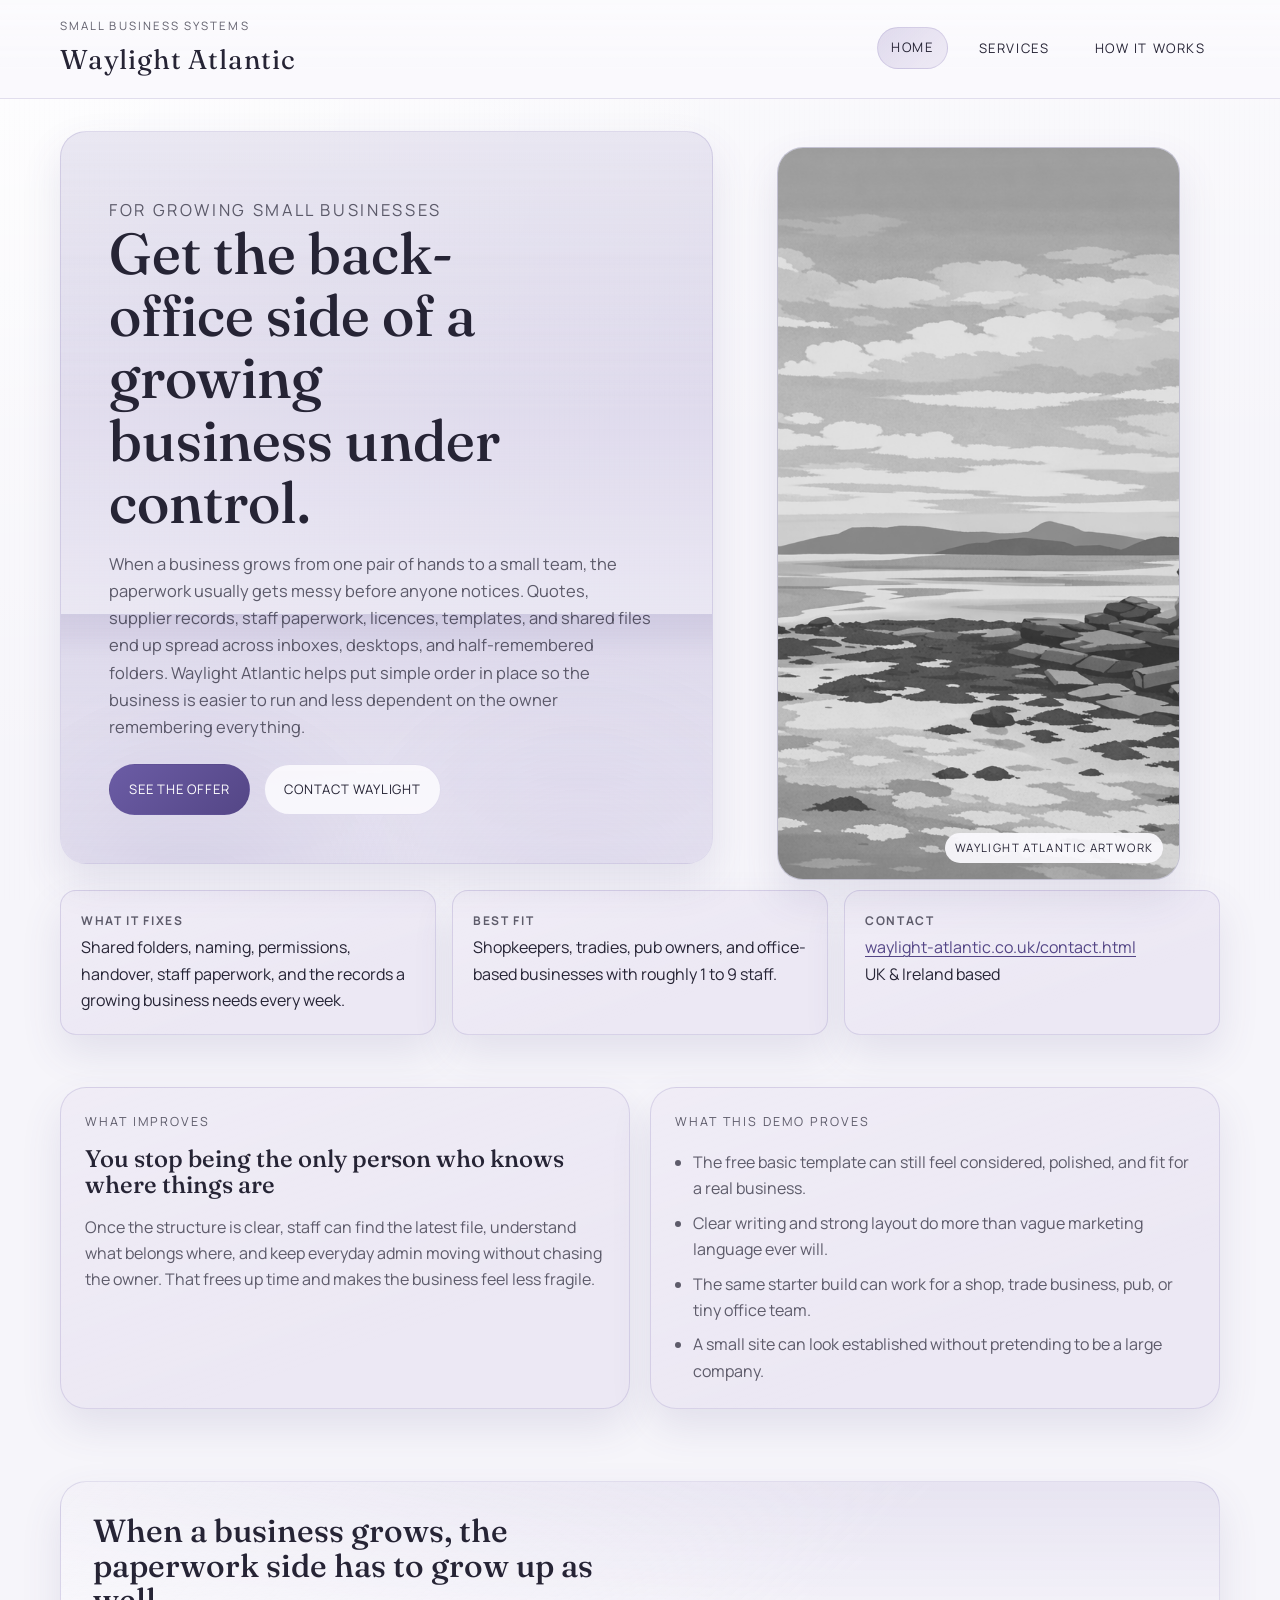
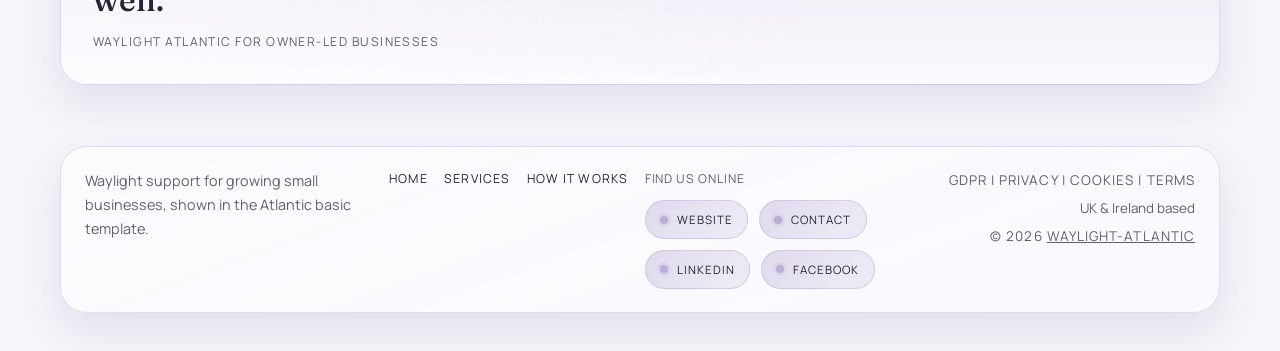
<file: index.html>
<!doctype html>
<html lang="en-GB" data-theme="waylight-lavender-calm" data-font="fraunces-manrope">
<head>
  <meta charset="utf-8">
  <meta name="viewport" content="width=device-width, initial-scale=1">
  <title>Waylight Atlantic | Clearer Systems for Growing Small Businesses</title>
  <meta name="description" content="Waylight Atlantic helps sole traders and small teams put files, permissions, handover, and admin systems in order as the business grows.">
  
  <link rel="preconnect" href="https://fonts.googleapis.com">
  <link rel="preconnect" href="https://fonts.gstatic.com" crossorigin>
  <link rel="stylesheet" href="https://fonts.googleapis.com/css2?family=Fraunces:opsz,wght@9..144,400;9..144,500;9..144,600&amp;family=Manrope:wght@400;500;600&amp;display=swap">
  
  <link rel="stylesheet" href="assets/style.css">
</head>
<body>
  <header class="site-header">
    <div class="site-shell site-header__inner">
      <a class="brand-mark" href="index.html">
        <span class="brand-mark__eyebrow">Small business systems</span>
        <span class="brand-mark__name">Waylight Atlantic</span>
      </a>
      <nav class="site-nav" aria-label="Primary">
        
        <a href="index.html" aria-current="page">Home</a>
        
        <a href="services.html">Services</a>
        
        <a href="approach.html">How It Works</a>
        
      </nav>
    </div>
  </header>

  <main class="site-shell">
    
    <section class="poster-hero">
      <div class="poster-hero__frame">
        <div class="poster-copy">
          
          <p class="eyebrow">For growing small businesses</p>
          
          <h1>Get the back-office side of a growing business under control.</h1>
          
          <p>When a business grows from one pair of hands to a small team, the paperwork usually gets messy before anyone notices. Quotes, supplier records, staff paperwork, licences, templates, and shared files end up spread across inboxes, desktops, and half-remembered folders. Waylight Atlantic helps put simple order in place so the business is easier to run and less dependent on the owner remembering everything.</p>
          
          
          <div class="poster-actions">
            
            <a class="button-link button-link--primary" href="services.html">See the offer</a>
            
            <a class="button-link button-link--secondary" href="https://www.waylight-atlantic.co.uk/contact.html">Contact Waylight</a>
            
          </div>
          
        </div>
        <figure class="poster-media poster-media--colour">
          <img src="assets/images/Dunfannaghy.png" alt="Dunfannaghy coastline artwork duplicated from the Waylight Atlantic site">
          
          <figcaption class="poster-media__caption">Waylight Atlantic artwork</figcaption>
          
        </figure>
      </div>

      
      <div class="info-banner">
        
        <div class="info-banner__item">
          <strong>What it fixes</strong>
          Shared folders, naming, permissions, handover, staff paperwork, and the records a growing business needs every week.
        </div>
        
        <div class="info-banner__item">
          <strong>Best fit</strong>
          Shopkeepers, tradies, pub owners, and office-based businesses with roughly 1 to 9 staff.
        </div>
        
        <div class="info-banner__item">
          <strong>Contact</strong>
          <a class="muted-link" href="https://www.waylight-atlantic.co.uk/contact.html" target="_blank" rel="noreferrer">waylight-atlantic.co.uk/contact.html</a><br>UK &amp; Ireland based
        </div>
        
      </div>
      
    </section>
    

    
    
    
    <section class="page-section">
      
      <div class="section-grid">
        
        <article class="section-card">
          
          <p class="eyebrow">What improves</p>
          
          
          <h2>You stop being the only person who knows where things are</h2>
          
          
          <p>Once the structure is clear, staff can find the latest file, understand what belongs where, and keep everyday admin moving without chasing the owner. That frees up time and makes the business feel less fragile.</p>
          
        </article>
        
        <article class="section-card">
          
          <p class="eyebrow">What this demo proves</p>
          
          
          
          <ul>
            <li>The free basic template can still feel considered, polished, and fit for a real business.</li>
            <li>Clear writing and strong layout do more than vague marketing language ever will.</li>
            <li>The same starter build can work for a shop, trade business, pub, or tiny office team.</li>
            <li>A small site can look established without pretending to be a large company.</li>
          </ul>
          
        </article>
        
      </div>
      
    </section>
    
    
    
    <section class="page-section">
      <div class="quote-band">
        <blockquote>When a business grows, the paperwork side has to grow up as well.</blockquote>
        
        <p>Waylight Atlantic for owner-led businesses</p>
        
      </div>
    </section>
    
    
    
  </main>

  <footer class="site-footer">
    <div class="site-shell site-footer__panel">
      <p class="template-note">Waylight support for growing small businesses, shown in the Atlantic basic template.</p>
      <div class="footer-links">
        
        <a href="index.html">Home</a>
        
        <a href="services.html">Services</a>
        
        <a href="approach.html">How It Works</a>
        
      </div>
      
      <div class="social-panel" aria-label="Optional social media links">
        <p class="social-panel__hint">Find us online</p>
        <div class="social-panel__links">
          
          <a class="social-chip" href="https://www.waylight-atlantic.co.uk/" target="_blank" rel="noreferrer">Website</a>
          
          <a class="social-chip" href="https://www.waylight-atlantic.co.uk/contact.html" target="_blank" rel="noreferrer">Contact</a>
          
          <a class="social-chip" href="https://www.linkedin.com/in/ailean-wp-o-gallchobhair-a3818a332" target="_blank" rel="noreferrer">LinkedIn</a>
          
          <a class="social-chip" href="https://www.facebook.com/groups/httpswaylightatlantic.co.uk" target="_blank" rel="noreferrer">Facebook</a>
          
        </div>
      </div>
      
      <div class="template-legal">
        <p class="template-legal-links"><a href="gdpr.html">GDPR</a> | <a href="privacy.html">Privacy</a> | <a href="cookies.html">Cookies</a> | <a href="terms.html">Terms</a></p>
        <p class="template-legal-location">UK &amp; Ireland based</p>
        <p class="template-legal-copyright">© 2026 <a href="https://www.waylight-atlantic.co.uk/" target="_blank" rel="noopener">Waylight-Atlantic</a></p>
      </div>
    </div>
  </footer>
</body>
</html>
</file>
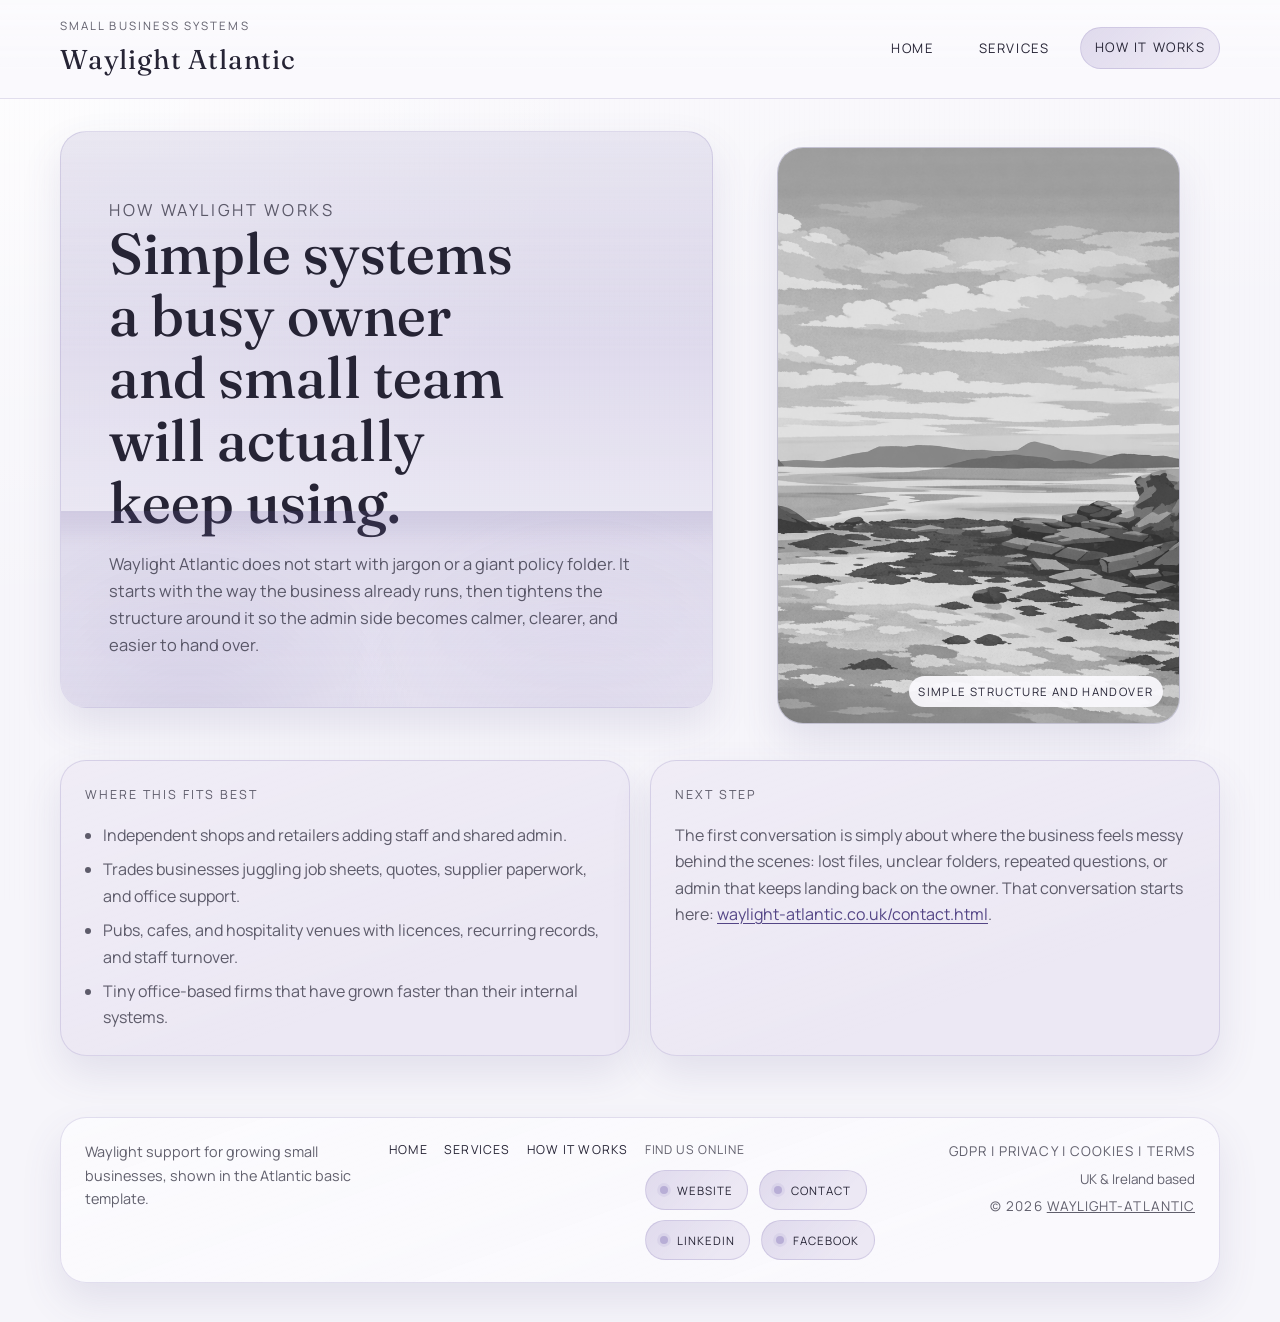
<file: approach.html>
<!doctype html>
<html lang="en-GB" data-theme="waylight-lavender-calm" data-font="fraunces-manrope">
<head>
  <meta charset="utf-8">
  <meta name="viewport" content="width=device-width, initial-scale=1">
  <title>How It Works | Waylight Atlantic</title>
  <meta name="description" content="How Waylight Atlantic helps growing small businesses get organised without adding heavy process.">
  
  <link rel="preconnect" href="https://fonts.googleapis.com">
  <link rel="preconnect" href="https://fonts.gstatic.com" crossorigin>
  <link rel="stylesheet" href="https://fonts.googleapis.com/css2?family=Fraunces:opsz,wght@9..144,400;9..144,500;9..144,600&amp;family=Manrope:wght@400;500;600&amp;display=swap">
  
  <link rel="stylesheet" href="assets/style.css">
</head>
<body>
  <header class="site-header">
    <div class="site-shell site-header__inner">
      <a class="brand-mark" href="index.html">
        <span class="brand-mark__eyebrow">Small business systems</span>
        <span class="brand-mark__name">Waylight Atlantic</span>
      </a>
      <nav class="site-nav" aria-label="Primary">
        
        <a href="index.html">Home</a>
        
        <a href="services.html">Services</a>
        
        <a href="approach.html" aria-current="page">How It Works</a>
        
      </nav>
    </div>
  </header>

  <main class="site-shell">
    
    <section class="poster-hero">
      <div class="poster-hero__frame">
        <div class="poster-copy">
          
          <p class="eyebrow">How Waylight works</p>
          
          <h1>Simple systems a busy owner and small team will actually keep using.</h1>
          
          <p>Waylight Atlantic does not start with jargon or a giant policy folder. It starts with the way the business already runs, then tightens the structure around it so the admin side becomes calmer, clearer, and easier to hand over.</p>
          
          
        </div>
        <figure class="poster-media poster-media--colour">
          <img src="assets/images/Dunfannaghy.png" alt="Coastal artwork used on the Waylight Atlantic method page">
          
          <figcaption class="poster-media__caption">Simple structure and handover</figcaption>
          
        </figure>
      </div>

      
    </section>
    

    
    
    
    <section class="page-section">
      
      <div class="section-grid">
        
        <article class="section-card">
          
          <p class="eyebrow">Where this fits best</p>
          
          
          
          <ul>
            <li>Independent shops and retailers adding staff and shared admin.</li>
            <li>Trades businesses juggling job sheets, quotes, supplier paperwork, and office support.</li>
            <li>Pubs, cafes, and hospitality venues with licences, recurring records, and staff turnover.</li>
            <li>Tiny office-based firms that have grown faster than their internal systems.</li>
          </ul>
          
        </article>
        
        <article class="section-card">
          
          <p class="eyebrow">Next step</p>
          
          
          
          <p>The first conversation is simply about where the business feels messy behind the scenes: lost files, unclear folders, repeated questions, or admin that keeps landing back on the owner. That conversation starts here: <a class="muted-link" href="https://www.waylight-atlantic.co.uk/contact.html" target="_blank" rel="noreferrer">waylight-atlantic.co.uk/contact.html</a>.</p>
          
        </article>
        
      </div>
      
    </section>
    
    
    
  </main>

  <footer class="site-footer">
    <div class="site-shell site-footer__panel">
      <p class="template-note">Waylight support for growing small businesses, shown in the Atlantic basic template.</p>
      <div class="footer-links">
        
        <a href="index.html">Home</a>
        
        <a href="services.html">Services</a>
        
        <a href="approach.html">How It Works</a>
        
      </div>
      
      <div class="social-panel" aria-label="Optional social media links">
        <p class="social-panel__hint">Find us online</p>
        <div class="social-panel__links">
          
          <a class="social-chip" href="https://www.waylight-atlantic.co.uk/" target="_blank" rel="noreferrer">Website</a>
          
          <a class="social-chip" href="https://www.waylight-atlantic.co.uk/contact.html" target="_blank" rel="noreferrer">Contact</a>
          
          <a class="social-chip" href="https://www.linkedin.com/in/ailean-wp-o-gallchobhair-a3818a332" target="_blank" rel="noreferrer">LinkedIn</a>
          
          <a class="social-chip" href="https://www.facebook.com/groups/httpswaylightatlantic.co.uk" target="_blank" rel="noreferrer">Facebook</a>
          
        </div>
      </div>
      
      <div class="template-legal">
        <p class="template-legal-links"><a href="gdpr.html">GDPR</a> | <a href="privacy.html">Privacy</a> | <a href="cookies.html">Cookies</a> | <a href="terms.html">Terms</a></p>
        <p class="template-legal-location">UK &amp; Ireland based</p>
        <p class="template-legal-copyright">© 2026 <a href="https://www.waylight-atlantic.co.uk/" target="_blank" rel="noopener">Waylight-Atlantic</a></p>
      </div>
    </div>
  </footer>
</body>
</html>
</file>
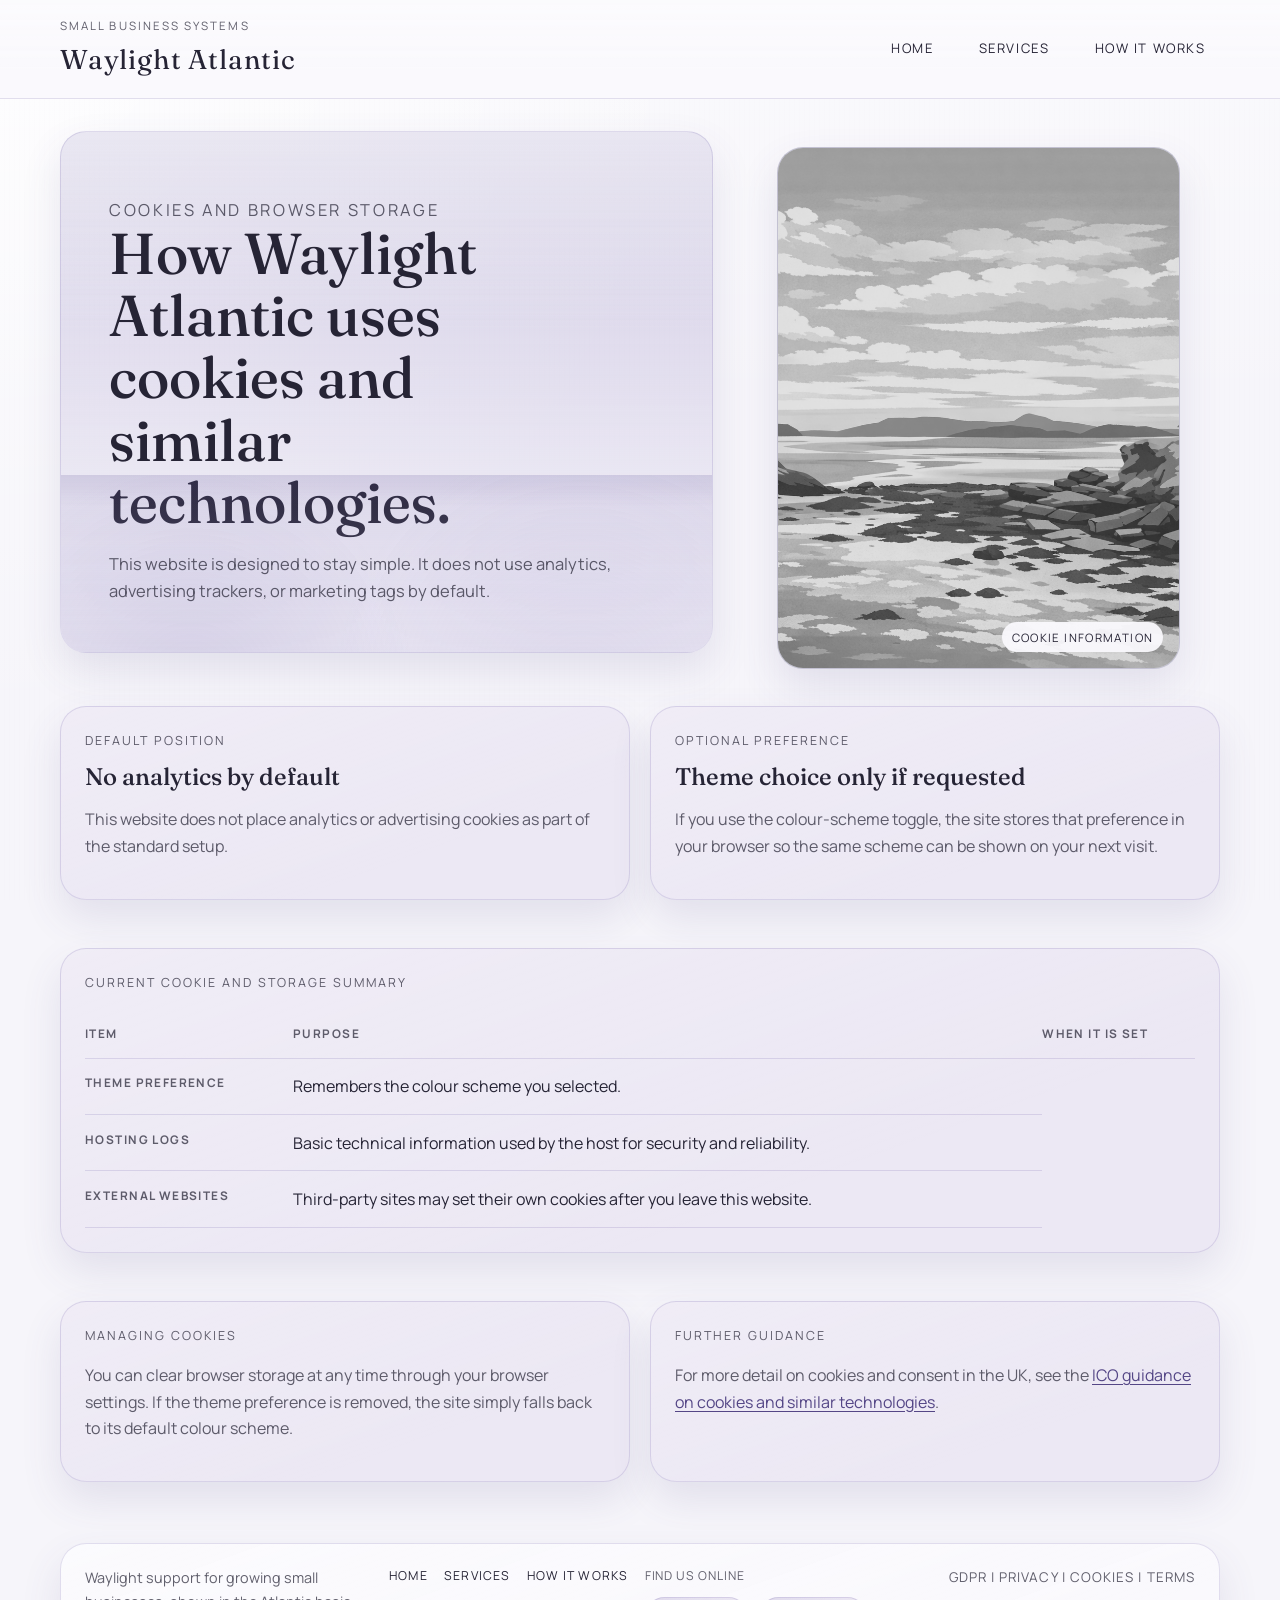
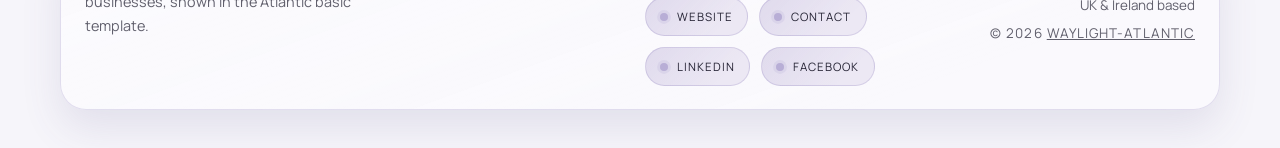
<file: cookies.html>
<!doctype html>
<html lang="en-GB" data-theme="waylight-lavender-calm" data-font="fraunces-manrope">
<head>
  <meta charset="utf-8">
  <meta name="viewport" content="width=device-width, initial-scale=1">
  <title>Cookies | Waylight Atlantic</title>
  <meta name="description" content="Cookies and browser-storage information for Waylight Atlantic.">
  
  <link rel="preconnect" href="https://fonts.googleapis.com">
  <link rel="preconnect" href="https://fonts.gstatic.com" crossorigin>
  <link rel="stylesheet" href="https://fonts.googleapis.com/css2?family=Fraunces:opsz,wght@9..144,400;9..144,500;9..144,600&amp;family=Manrope:wght@400;500;600&amp;display=swap">
  
  <link rel="stylesheet" href="assets/style.css">
</head>
<body>
  <header class="site-header">
    <div class="site-shell site-header__inner">
      <a class="brand-mark" href="index.html">
        <span class="brand-mark__eyebrow">Small business systems</span>
        <span class="brand-mark__name">Waylight Atlantic</span>
      </a>
      <nav class="site-nav" aria-label="Primary">
        
        <a href="index.html">Home</a>
        
        <a href="services.html">Services</a>
        
        <a href="approach.html">How It Works</a>
        
      </nav>
    </div>
  </header>

  <main class="site-shell">
    
    <section class="poster-hero">
      <div class="poster-hero__frame">
        <div class="poster-copy">
          
          <p class="eyebrow">Cookies and browser storage</p>
          
          <h1>How Waylight Atlantic uses cookies and similar technologies.</h1>
          
          <p>This website is designed to stay simple. It does not use analytics, advertising trackers, or marketing tags by default.</p>
          
          
        </div>
        <figure class="poster-media poster-media--colour">
          <img src="assets/images/Dunfannaghy.png" alt="Dunfannaghy coastline artwork">
          
          <figcaption class="poster-media__caption">Cookie information</figcaption>
          
        </figure>
      </div>

      
    </section>
    

    
    
    
    <section class="page-section">
      
      <div class="section-grid">
        
        <article class="section-card">
          
          <p class="eyebrow">Default position</p>
          
          
          <h2>No analytics by default</h2>
          
          
          <p>This website does not place analytics or advertising cookies as part of the standard setup.</p>
          
        </article>
        
        <article class="section-card">
          
          <p class="eyebrow">Optional preference</p>
          
          
          <h2>Theme choice only if requested</h2>
          
          
          <p>If you use the colour-scheme toggle, the site stores that preference in your browser so the same scheme can be shown on your next visit.</p>
          
        </article>
        
      </div>
      
    </section>
    
    
    
    <section class="page-section">
      
      <article class="section-card">
        
        <p class="eyebrow">Current cookie and storage summary</p>
        
        
        <table class="poster-table">
          
          <thead>
            <tr>
              
              <th scope="col">Item</th>
              
              <th scope="col">Purpose</th>
              
              <th scope="col">When it is set</th>
              
            </tr>
          </thead>
          
          <tbody>
            
            <tr>
              <th scope="row">Theme preference</th>
              <td>Remembers the colour scheme you selected.</td>
            </tr>
            
            <tr>
              <th scope="row">Hosting logs</th>
              <td>Basic technical information used by the host for security and reliability.</td>
            </tr>
            
            <tr>
              <th scope="row">External websites</th>
              <td>Third-party sites may set their own cookies after you leave this website.</td>
            </tr>
            
          </tbody>
        </table>
      </article>
      
    </section>
    
    
    
    <section class="page-section">
      
      <div class="section-grid">
        
        <article class="section-card">
          
          <p class="eyebrow">Managing cookies</p>
          
          
          
          <p>You can clear browser storage at any time through your browser settings. If the theme preference is removed, the site simply falls back to its default colour scheme.</p>
          
        </article>
        
        <article class="section-card">
          
          <p class="eyebrow">Further guidance</p>
          
          
          
          <p>For more detail on cookies and consent in the UK, see the <a class="muted-link" href="https://ico.org.uk/for-organisations/direct-marketing-and-privacy-and-electronic-communications/guide-to-pecr/cookies-and-similar-technologies/" target="_blank" rel="noreferrer">ICO guidance on cookies and similar technologies</a>.</p>
          
        </article>
        
      </div>
      
    </section>
    
    
    
  </main>

  <footer class="site-footer">
    <div class="site-shell site-footer__panel">
      <p class="template-note">Waylight support for growing small businesses, shown in the Atlantic basic template.</p>
      <div class="footer-links">
        
        <a href="index.html">Home</a>
        
        <a href="services.html">Services</a>
        
        <a href="approach.html">How It Works</a>
        
      </div>
      
      <div class="social-panel" aria-label="Optional social media links">
        <p class="social-panel__hint">Find us online</p>
        <div class="social-panel__links">
          
          <a class="social-chip" href="https://www.waylight-atlantic.co.uk/" target="_blank" rel="noreferrer">Website</a>
          
          <a class="social-chip" href="https://www.waylight-atlantic.co.uk/contact.html" target="_blank" rel="noreferrer">Contact</a>
          
          <a class="social-chip" href="https://www.linkedin.com/in/ailean-wp-o-gallchobhair-a3818a332" target="_blank" rel="noreferrer">LinkedIn</a>
          
          <a class="social-chip" href="https://www.facebook.com/groups/httpswaylightatlantic.co.uk" target="_blank" rel="noreferrer">Facebook</a>
          
        </div>
      </div>
      
      <div class="template-legal">
        <p class="template-legal-links"><a href="gdpr.html">GDPR</a> | <a href="privacy.html">Privacy</a> | <a href="cookies.html">Cookies</a> | <a href="terms.html">Terms</a></p>
        <p class="template-legal-location">UK &amp; Ireland based</p>
        <p class="template-legal-copyright">© 2026 <a href="https://www.waylight-atlantic.co.uk/" target="_blank" rel="noopener">Waylight-Atlantic</a></p>
      </div>
    </div>
  </footer>
</body>
</html>
</file>
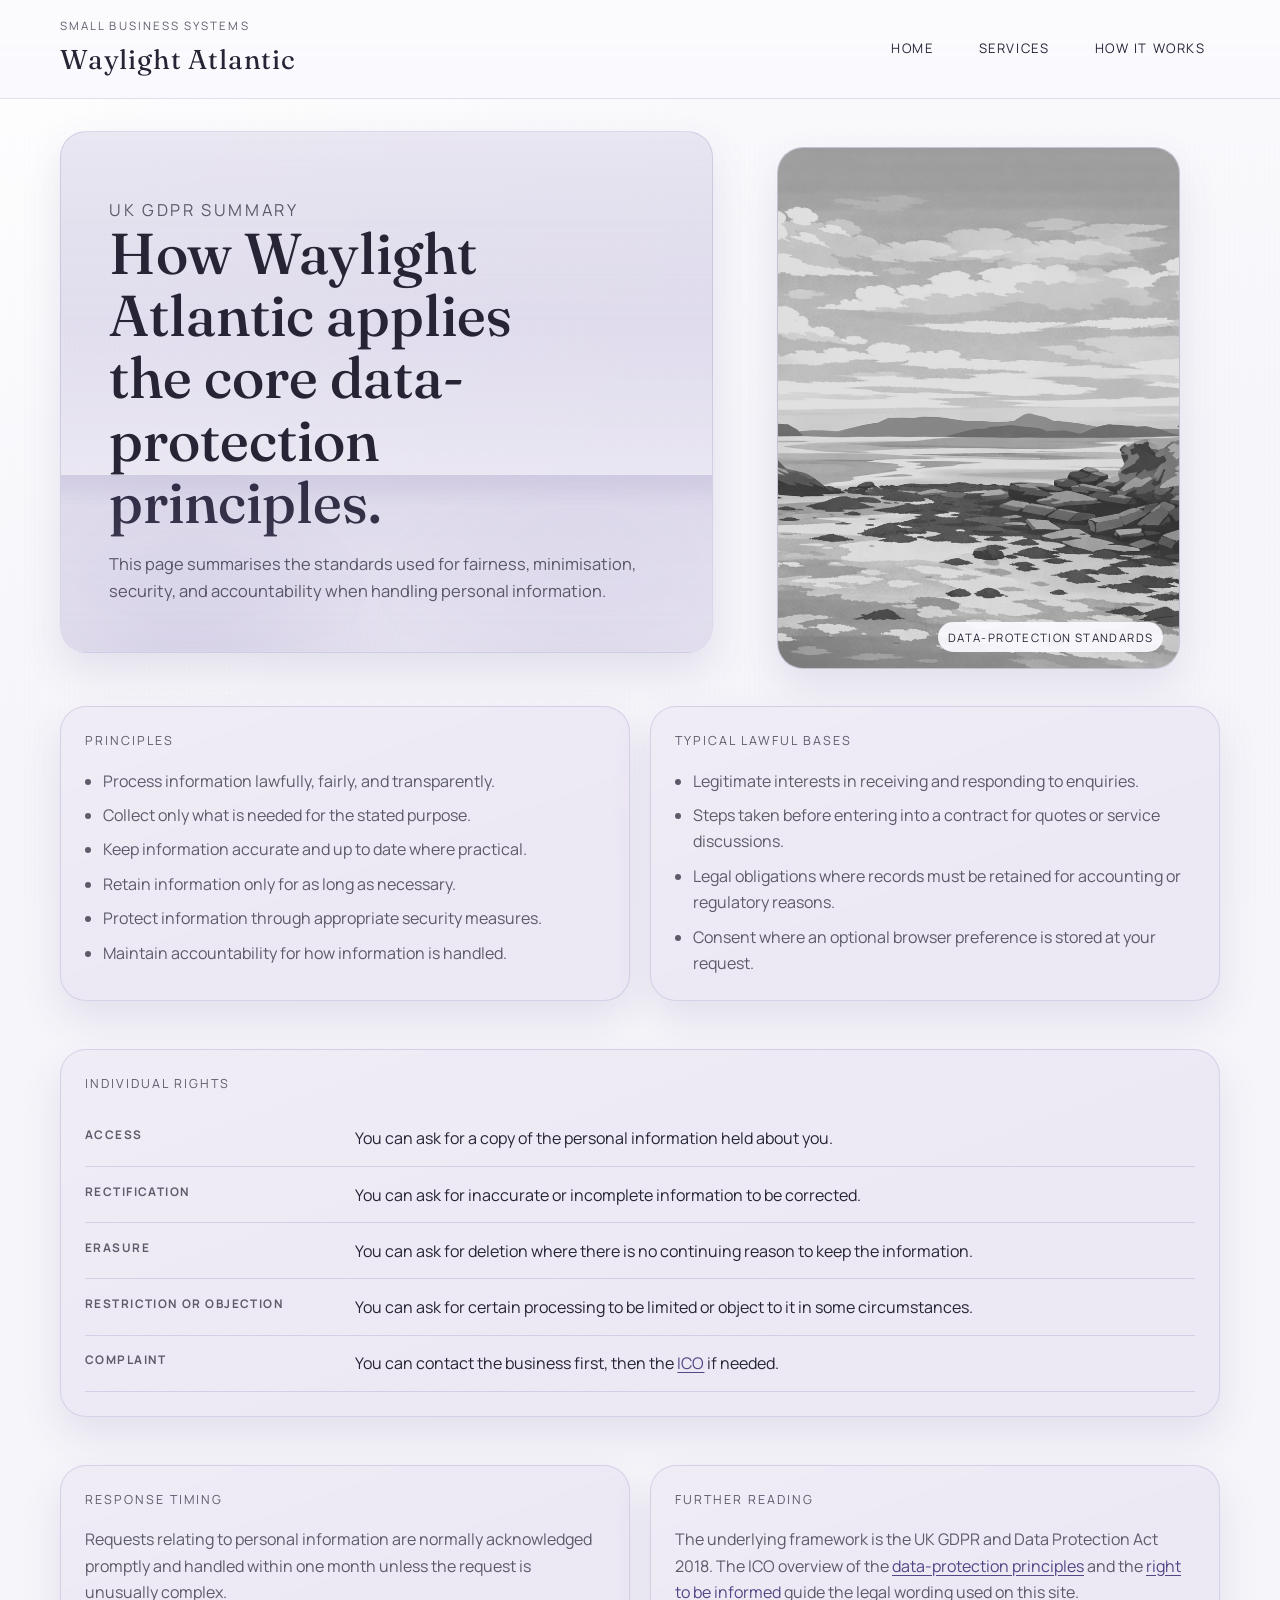
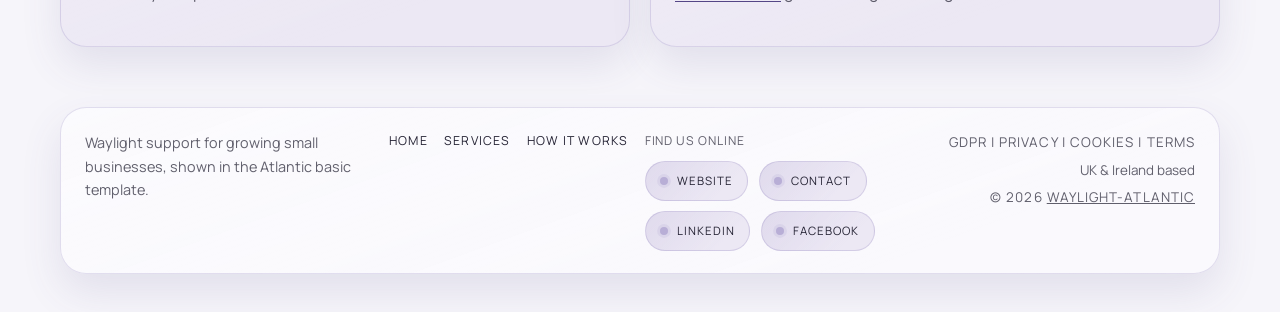
<file: gdpr.html>
<!doctype html>
<html lang="en-GB" data-theme="waylight-lavender-calm" data-font="fraunces-manrope">
<head>
  <meta charset="utf-8">
  <meta name="viewport" content="width=device-width, initial-scale=1">
  <title>GDPR | Waylight Atlantic</title>
  <meta name="description" content="UK GDPR summary for Waylight Atlantic.">
  
  <link rel="preconnect" href="https://fonts.googleapis.com">
  <link rel="preconnect" href="https://fonts.gstatic.com" crossorigin>
  <link rel="stylesheet" href="https://fonts.googleapis.com/css2?family=Fraunces:opsz,wght@9..144,400;9..144,500;9..144,600&amp;family=Manrope:wght@400;500;600&amp;display=swap">
  
  <link rel="stylesheet" href="assets/style.css">
</head>
<body>
  <header class="site-header">
    <div class="site-shell site-header__inner">
      <a class="brand-mark" href="index.html">
        <span class="brand-mark__eyebrow">Small business systems</span>
        <span class="brand-mark__name">Waylight Atlantic</span>
      </a>
      <nav class="site-nav" aria-label="Primary">
        
        <a href="index.html">Home</a>
        
        <a href="services.html">Services</a>
        
        <a href="approach.html">How It Works</a>
        
      </nav>
    </div>
  </header>

  <main class="site-shell">
    
    <section class="poster-hero">
      <div class="poster-hero__frame">
        <div class="poster-copy">
          
          <p class="eyebrow">UK GDPR summary</p>
          
          <h1>How Waylight Atlantic applies the core data-protection principles.</h1>
          
          <p>This page summarises the standards used for fairness, minimisation, security, and accountability when handling personal information.</p>
          
          
        </div>
        <figure class="poster-media poster-media--colour">
          <img src="assets/images/Dunfannaghy.png" alt="Dunfannaghy coastline artwork">
          
          <figcaption class="poster-media__caption">Data-protection standards</figcaption>
          
        </figure>
      </div>

      
    </section>
    

    
    
    
    <section class="page-section">
      
      <div class="section-grid">
        
        <article class="section-card">
          
          <p class="eyebrow">Principles</p>
          
          
          
          <ul>
            <li>Process information lawfully, fairly, and transparently.</li>
            <li>Collect only what is needed for the stated purpose.</li>
            <li>Keep information accurate and up to date where practical.</li>
            <li>Retain information only for as long as necessary.</li>
            <li>Protect information through appropriate security measures.</li>
            <li>Maintain accountability for how information is handled.</li>
          </ul>
          
        </article>
        
        <article class="section-card">
          
          <p class="eyebrow">Typical lawful bases</p>
          
          
          
          <ul>
            <li>Legitimate interests in receiving and responding to enquiries.</li>
            <li>Steps taken before entering into a contract for quotes or service discussions.</li>
            <li>Legal obligations where records must be retained for accounting or regulatory reasons.</li>
            <li>Consent where an optional browser preference is stored at your request.</li>
          </ul>
          
        </article>
        
      </div>
      
    </section>
    
    
    
    <section class="page-section">
      
      <article class="section-card">
        
        <p class="eyebrow">Individual rights</p>
        
        
        <table class="poster-table">
          
          <tbody>
            
            <tr>
              <th scope="row">Access</th>
              <td>You can ask for a copy of the personal information held about you.</td>
            </tr>
            
            <tr>
              <th scope="row">Rectification</th>
              <td>You can ask for inaccurate or incomplete information to be corrected.</td>
            </tr>
            
            <tr>
              <th scope="row">Erasure</th>
              <td>You can ask for deletion where there is no continuing reason to keep the information.</td>
            </tr>
            
            <tr>
              <th scope="row">Restriction or objection</th>
              <td>You can ask for certain processing to be limited or object to it in some circumstances.</td>
            </tr>
            
            <tr>
              <th scope="row">Complaint</th>
              <td>You can contact the business first, then the <a class="muted-link" href="https://ico.org.uk/make-a-complaint/" target="_blank" rel="noreferrer">ICO</a> if needed.</td>
            </tr>
            
          </tbody>
        </table>
      </article>
      
    </section>
    
    
    
    <section class="page-section">
      
      <div class="section-grid">
        
        <article class="section-card">
          
          <p class="eyebrow">Response timing</p>
          
          
          
          <p>Requests relating to personal information are normally acknowledged promptly and handled within one month unless the request is unusually complex.</p>
          
        </article>
        
        <article class="section-card">
          
          <p class="eyebrow">Further reading</p>
          
          
          
          <p>The underlying framework is the UK GDPR and Data Protection Act 2018. The ICO overview of the <a class="muted-link" href="https://ico.org.uk/for-organisations/uk-gdpr-guidance-and-resources/data-protection-principles/a-guide-to-the-data-protection-principles/" target="_blank" rel="noreferrer">data-protection principles</a> and the <a class="muted-link" href="https://ico.org.uk/for-organisations/uk-gdpr-guidance-and-resources/individual-rights/the-right-to-be-informed/" target="_blank" rel="noreferrer">right to be informed</a> guide the legal wording used on this site.</p>
          
        </article>
        
      </div>
      
    </section>
    
    
    
  </main>

  <footer class="site-footer">
    <div class="site-shell site-footer__panel">
      <p class="template-note">Waylight support for growing small businesses, shown in the Atlantic basic template.</p>
      <div class="footer-links">
        
        <a href="index.html">Home</a>
        
        <a href="services.html">Services</a>
        
        <a href="approach.html">How It Works</a>
        
      </div>
      
      <div class="social-panel" aria-label="Optional social media links">
        <p class="social-panel__hint">Find us online</p>
        <div class="social-panel__links">
          
          <a class="social-chip" href="https://www.waylight-atlantic.co.uk/" target="_blank" rel="noreferrer">Website</a>
          
          <a class="social-chip" href="https://www.waylight-atlantic.co.uk/contact.html" target="_blank" rel="noreferrer">Contact</a>
          
          <a class="social-chip" href="https://www.linkedin.com/in/ailean-wp-o-gallchobhair-a3818a332" target="_blank" rel="noreferrer">LinkedIn</a>
          
          <a class="social-chip" href="https://www.facebook.com/groups/httpswaylightatlantic.co.uk" target="_blank" rel="noreferrer">Facebook</a>
          
        </div>
      </div>
      
      <div class="template-legal">
        <p class="template-legal-links"><a href="gdpr.html">GDPR</a> | <a href="privacy.html">Privacy</a> | <a href="cookies.html">Cookies</a> | <a href="terms.html">Terms</a></p>
        <p class="template-legal-location">UK &amp; Ireland based</p>
        <p class="template-legal-copyright">© 2026 <a href="https://www.waylight-atlantic.co.uk/" target="_blank" rel="noopener">Waylight-Atlantic</a></p>
      </div>
    </div>
  </footer>
</body>
</html>
</file>
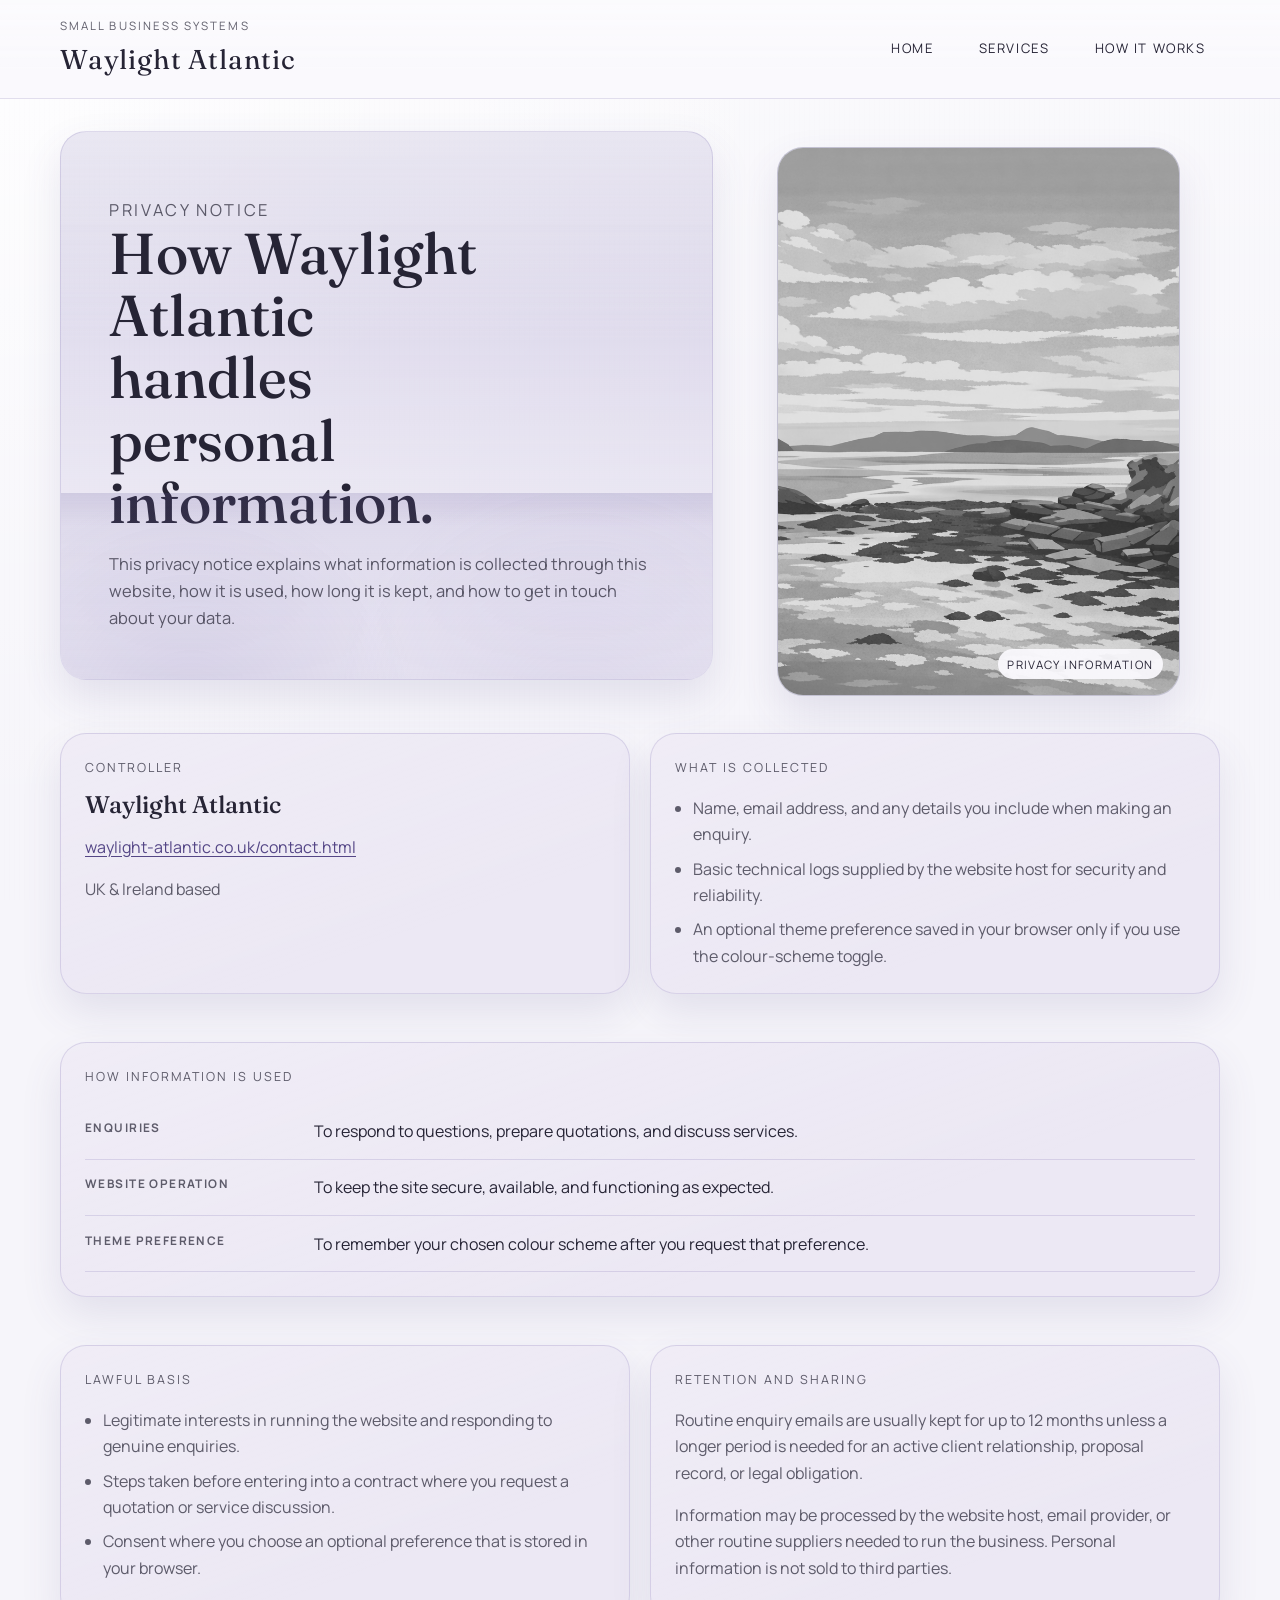
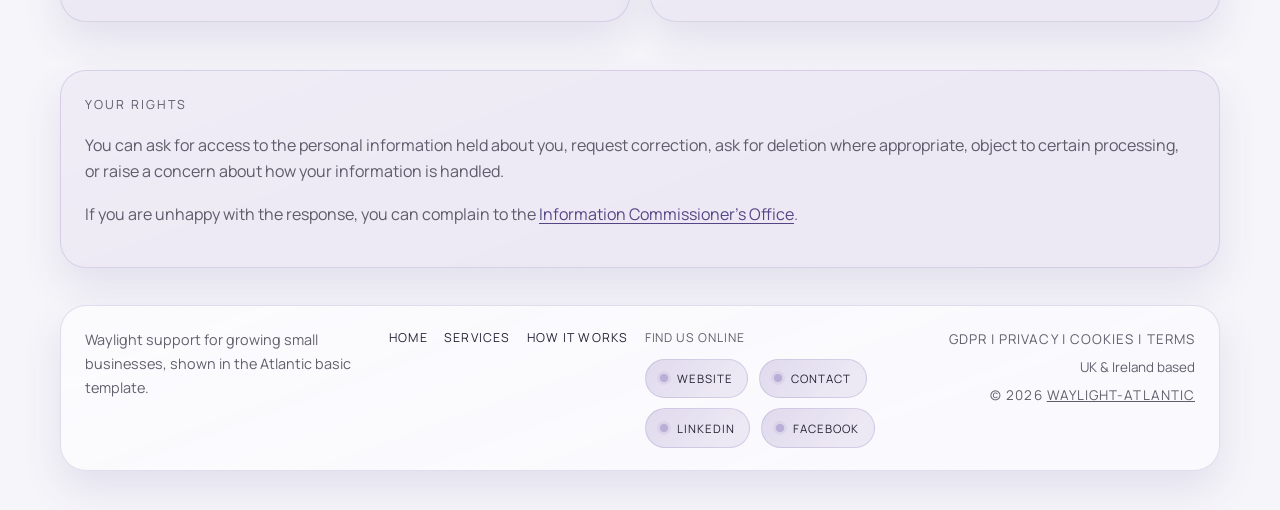
<file: privacy.html>
<!doctype html>
<html lang="en-GB" data-theme="waylight-lavender-calm" data-font="fraunces-manrope">
<head>
  <meta charset="utf-8">
  <meta name="viewport" content="width=device-width, initial-scale=1">
  <title>Privacy | Waylight Atlantic</title>
  <meta name="description" content="Privacy notice for Waylight Atlantic.">
  
  <link rel="preconnect" href="https://fonts.googleapis.com">
  <link rel="preconnect" href="https://fonts.gstatic.com" crossorigin>
  <link rel="stylesheet" href="https://fonts.googleapis.com/css2?family=Fraunces:opsz,wght@9..144,400;9..144,500;9..144,600&amp;family=Manrope:wght@400;500;600&amp;display=swap">
  
  <link rel="stylesheet" href="assets/style.css">
</head>
<body>
  <header class="site-header">
    <div class="site-shell site-header__inner">
      <a class="brand-mark" href="index.html">
        <span class="brand-mark__eyebrow">Small business systems</span>
        <span class="brand-mark__name">Waylight Atlantic</span>
      </a>
      <nav class="site-nav" aria-label="Primary">
        
        <a href="index.html">Home</a>
        
        <a href="services.html">Services</a>
        
        <a href="approach.html">How It Works</a>
        
      </nav>
    </div>
  </header>

  <main class="site-shell">
    
    <section class="poster-hero">
      <div class="poster-hero__frame">
        <div class="poster-copy">
          
          <p class="eyebrow">Privacy notice</p>
          
          <h1>How Waylight Atlantic handles personal information.</h1>
          
          <p>This privacy notice explains what information is collected through this website, how it is used, how long it is kept, and how to get in touch about your data.</p>
          
          
        </div>
        <figure class="poster-media poster-media--colour">
          <img src="assets/images/Dunfannaghy.png" alt="Dunfannaghy coastline artwork">
          
          <figcaption class="poster-media__caption">Privacy information</figcaption>
          
        </figure>
      </div>

      
    </section>
    

    
    
    
    <section class="page-section">
      
      <div class="section-grid">
        
        <article class="section-card">
          
          <p class="eyebrow">Controller</p>
          
          
          <h2>Waylight Atlantic</h2>
          
          
          <p><a class="muted-link" href="https://www.waylight-atlantic.co.uk/contact.html" target="_blank" rel="noreferrer">waylight-atlantic.co.uk/contact.html</a></p>
          <p>UK &amp; Ireland based</p>
          
        </article>
        
        <article class="section-card">
          
          <p class="eyebrow">What is collected</p>
          
          
          
          <ul>
            <li>Name, email address, and any details you include when making an enquiry.</li>
            <li>Basic technical logs supplied by the website host for security and reliability.</li>
            <li>An optional theme preference saved in your browser only if you use the colour-scheme toggle.</li>
          </ul>
          
        </article>
        
      </div>
      
    </section>
    
    
    
    <section class="page-section">
      
      <article class="section-card">
        
        <p class="eyebrow">How information is used</p>
        
        
        <table class="poster-table">
          
          <tbody>
            
            <tr>
              <th scope="row">Enquiries</th>
              <td>To respond to questions, prepare quotations, and discuss services.</td>
            </tr>
            
            <tr>
              <th scope="row">Website operation</th>
              <td>To keep the site secure, available, and functioning as expected.</td>
            </tr>
            
            <tr>
              <th scope="row">Theme preference</th>
              <td>To remember your chosen colour scheme after you request that preference.</td>
            </tr>
            
          </tbody>
        </table>
      </article>
      
    </section>
    
    
    
    <section class="page-section">
      
      <div class="section-grid">
        
        <article class="section-card">
          
          <p class="eyebrow">Lawful basis</p>
          
          
          
          <ul>
            <li>Legitimate interests in running the website and responding to genuine enquiries.</li>
            <li>Steps taken before entering into a contract where you request a quotation or service discussion.</li>
            <li>Consent where you choose an optional preference that is stored in your browser.</li>
          </ul>
          
        </article>
        
        <article class="section-card">
          
          <p class="eyebrow">Retention and sharing</p>
          
          
          
          <p>Routine enquiry emails are usually kept for up to 12 months unless a longer period is needed for an active client relationship, proposal record, or legal obligation.</p>
          <p>Information may be processed by the website host, email provider, or other routine suppliers needed to run the business. Personal information is not sold to third parties.</p>
          
        </article>
        
      </div>
      
    </section>
    
    
    
    <section class="page-section">
      
      <article class="section-card">
        
        <p class="eyebrow">Your rights</p>
        
        
        
        <p>You can ask for access to the personal information held about you, request correction, ask for deletion where appropriate, object to certain processing, or raise a concern about how your information is handled.</p>
        <p>If you are unhappy with the response, you can complain to the <a class="muted-link" href="https://ico.org.uk/make-a-complaint/" target="_blank" rel="noreferrer">Information Commissioner's Office</a>.</p>
        
      </article>
      
    </section>
    
    
    
  </main>

  <footer class="site-footer">
    <div class="site-shell site-footer__panel">
      <p class="template-note">Waylight support for growing small businesses, shown in the Atlantic basic template.</p>
      <div class="footer-links">
        
        <a href="index.html">Home</a>
        
        <a href="services.html">Services</a>
        
        <a href="approach.html">How It Works</a>
        
      </div>
      
      <div class="social-panel" aria-label="Optional social media links">
        <p class="social-panel__hint">Find us online</p>
        <div class="social-panel__links">
          
          <a class="social-chip" href="https://www.waylight-atlantic.co.uk/" target="_blank" rel="noreferrer">Website</a>
          
          <a class="social-chip" href="https://www.waylight-atlantic.co.uk/contact.html" target="_blank" rel="noreferrer">Contact</a>
          
          <a class="social-chip" href="https://www.linkedin.com/in/ailean-wp-o-gallchobhair-a3818a332" target="_blank" rel="noreferrer">LinkedIn</a>
          
          <a class="social-chip" href="https://www.facebook.com/groups/httpswaylightatlantic.co.uk" target="_blank" rel="noreferrer">Facebook</a>
          
        </div>
      </div>
      
      <div class="template-legal">
        <p class="template-legal-links"><a href="gdpr.html">GDPR</a> | <a href="privacy.html">Privacy</a> | <a href="cookies.html">Cookies</a> | <a href="terms.html">Terms</a></p>
        <p class="template-legal-location">UK &amp; Ireland based</p>
        <p class="template-legal-copyright">© 2026 <a href="https://www.waylight-atlantic.co.uk/" target="_blank" rel="noopener">Waylight-Atlantic</a></p>
      </div>
    </div>
  </footer>
</body>
</html>
</file>
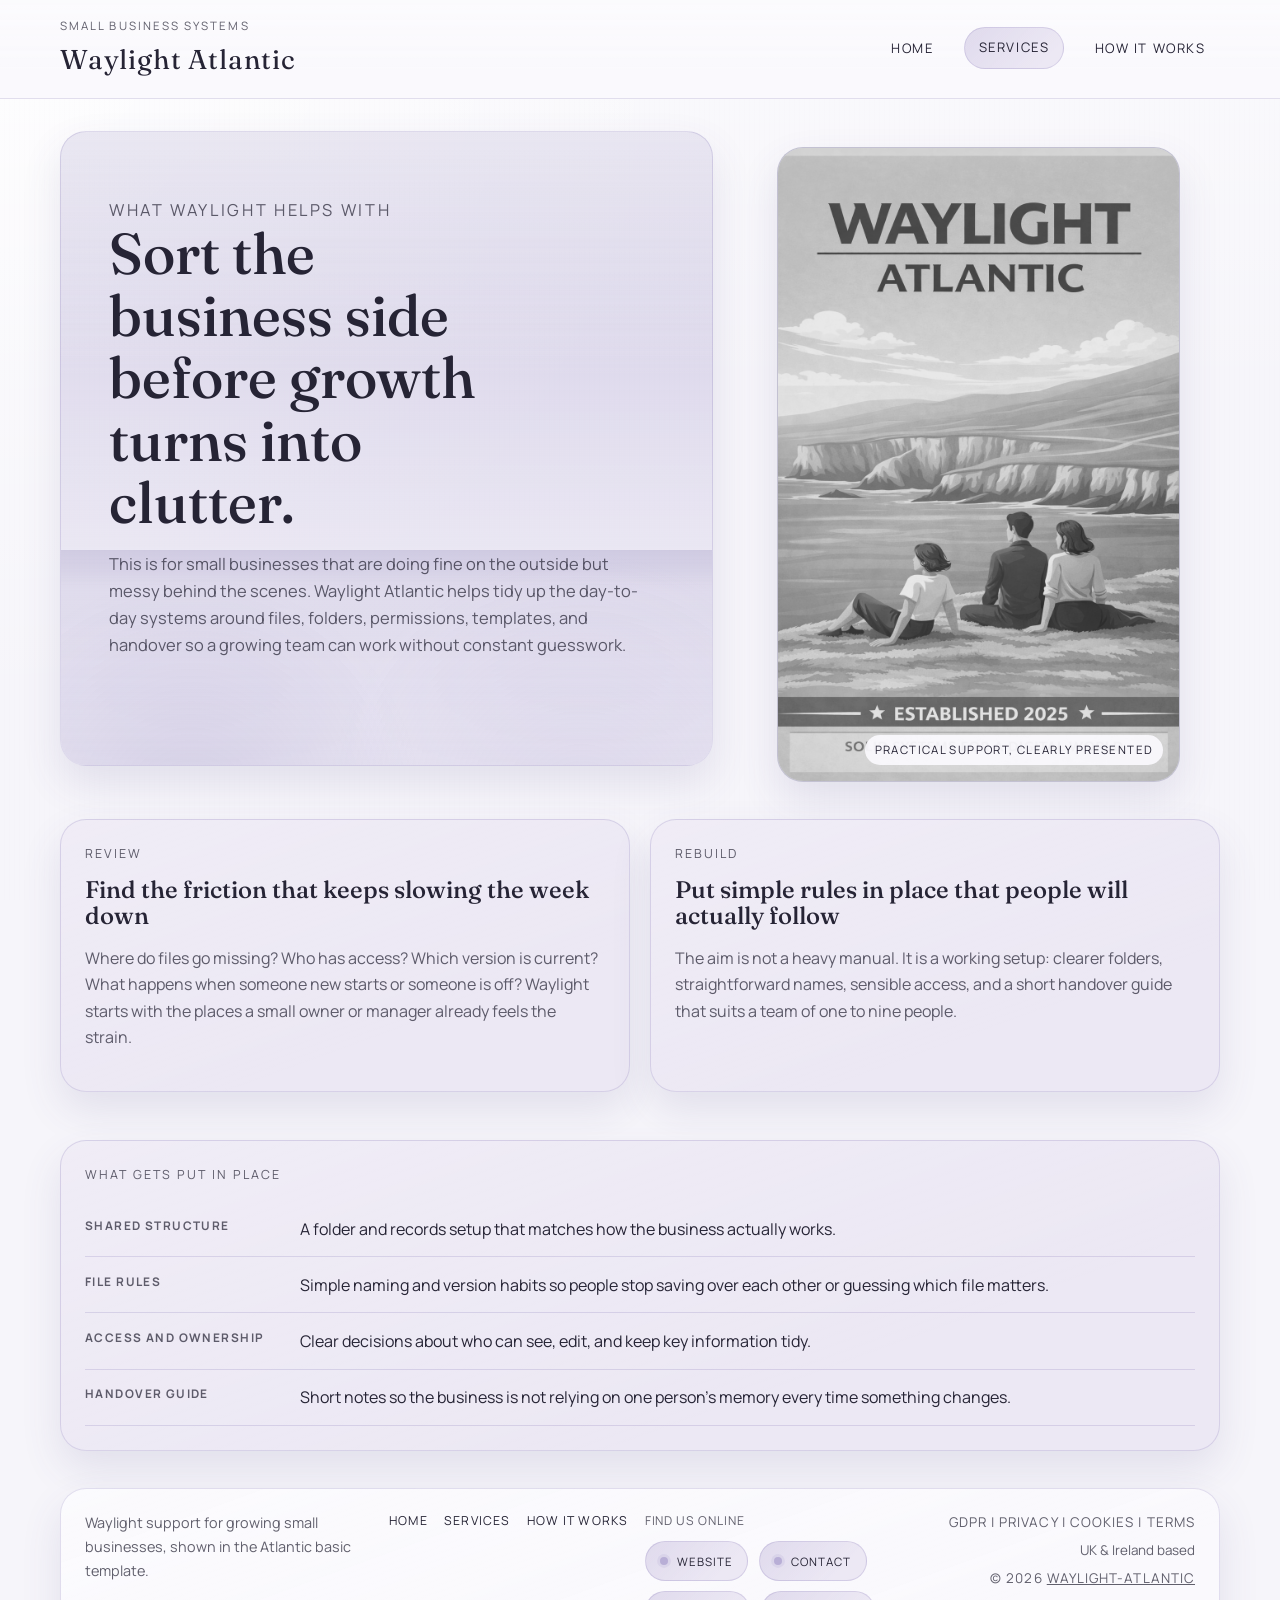
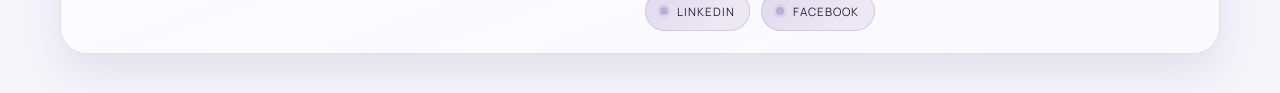
<file: services.html>
<!doctype html>
<html lang="en-GB" data-theme="waylight-lavender-calm" data-font="fraunces-manrope">
<head>
  <meta charset="utf-8">
  <meta name="viewport" content="width=device-width, initial-scale=1">
  <title>Services | Waylight Atlantic</title>
  <meta name="description" content="Practical support for growing small businesses: clearer folders, shared records, permissions, handover, and admin systems.">
  
  <link rel="preconnect" href="https://fonts.googleapis.com">
  <link rel="preconnect" href="https://fonts.gstatic.com" crossorigin>
  <link rel="stylesheet" href="https://fonts.googleapis.com/css2?family=Fraunces:opsz,wght@9..144,400;9..144,500;9..144,600&amp;family=Manrope:wght@400;500;600&amp;display=swap">
  
  <link rel="stylesheet" href="assets/style.css">
</head>
<body>
  <header class="site-header">
    <div class="site-shell site-header__inner">
      <a class="brand-mark" href="index.html">
        <span class="brand-mark__eyebrow">Small business systems</span>
        <span class="brand-mark__name">Waylight Atlantic</span>
      </a>
      <nav class="site-nav" aria-label="Primary">
        
        <a href="index.html">Home</a>
        
        <a href="services.html" aria-current="page">Services</a>
        
        <a href="approach.html">How It Works</a>
        
      </nav>
    </div>
  </header>

  <main class="site-shell">
    
    <section class="poster-hero">
      <div class="poster-hero__frame">
        <div class="poster-copy">
          
          <p class="eyebrow">What Waylight helps with</p>
          
          <h1>Sort the business side before growth turns into clutter.</h1>
          
          <p>This is for small businesses that are doing fine on the outside but messy behind the scenes. Waylight Atlantic helps tidy up the day-to-day systems around files, folders, permissions, templates, and handover so a growing team can work without constant guesswork.</p>
          
          
        </div>
        <figure class="poster-media poster-media--colour">
          <img src="assets/images/WaylightSeaside.png" alt="Waylight Atlantic poster artwork">
          
          <figcaption class="poster-media__caption">Practical support, clearly presented</figcaption>
          
        </figure>
      </div>

      
    </section>
    

    
    
    
    <section class="page-section">
      
      <div class="section-grid">
        
        <article class="section-card">
          
          <p class="eyebrow">Review</p>
          
          
          <h2>Find the friction that keeps slowing the week down</h2>
          
          
          <p>Where do files go missing? Who has access? Which version is current? What happens when someone new starts or someone is off? Waylight starts with the places a small owner or manager already feels the strain.</p>
          
        </article>
        
        <article class="section-card">
          
          <p class="eyebrow">Rebuild</p>
          
          
          <h2>Put simple rules in place that people will actually follow</h2>
          
          
          <p>The aim is not a heavy manual. It is a working setup: clearer folders, straightforward names, sensible access, and a short handover guide that suits a team of one to nine people.</p>
          
        </article>
        
      </div>
      
    </section>
    
    
    
    <section class="page-section">
      
      <article class="section-card">
        
        <p class="eyebrow">What gets put in place</p>
        
        
        <table class="poster-table">
          
          <tbody>
            
            <tr>
              <th scope="row">Shared structure</th>
              <td>A folder and records setup that matches how the business actually works.</td>
            </tr>
            
            <tr>
              <th scope="row">File rules</th>
              <td>Simple naming and version habits so people stop saving over each other or guessing which file matters.</td>
            </tr>
            
            <tr>
              <th scope="row">Access and ownership</th>
              <td>Clear decisions about who can see, edit, and keep key information tidy.</td>
            </tr>
            
            <tr>
              <th scope="row">Handover guide</th>
              <td>Short notes so the business is not relying on one person's memory every time something changes.</td>
            </tr>
            
          </tbody>
        </table>
      </article>
      
    </section>
    
    
    
  </main>

  <footer class="site-footer">
    <div class="site-shell site-footer__panel">
      <p class="template-note">Waylight support for growing small businesses, shown in the Atlantic basic template.</p>
      <div class="footer-links">
        
        <a href="index.html">Home</a>
        
        <a href="services.html">Services</a>
        
        <a href="approach.html">How It Works</a>
        
      </div>
      
      <div class="social-panel" aria-label="Optional social media links">
        <p class="social-panel__hint">Find us online</p>
        <div class="social-panel__links">
          
          <a class="social-chip" href="https://www.waylight-atlantic.co.uk/" target="_blank" rel="noreferrer">Website</a>
          
          <a class="social-chip" href="https://www.waylight-atlantic.co.uk/contact.html" target="_blank" rel="noreferrer">Contact</a>
          
          <a class="social-chip" href="https://www.linkedin.com/in/ailean-wp-o-gallchobhair-a3818a332" target="_blank" rel="noreferrer">LinkedIn</a>
          
          <a class="social-chip" href="https://www.facebook.com/groups/httpswaylightatlantic.co.uk" target="_blank" rel="noreferrer">Facebook</a>
          
        </div>
      </div>
      
      <div class="template-legal">
        <p class="template-legal-links"><a href="gdpr.html">GDPR</a> | <a href="privacy.html">Privacy</a> | <a href="cookies.html">Cookies</a> | <a href="terms.html">Terms</a></p>
        <p class="template-legal-location">UK &amp; Ireland based</p>
        <p class="template-legal-copyright">© 2026 <a href="https://www.waylight-atlantic.co.uk/" target="_blank" rel="noopener">Waylight-Atlantic</a></p>
      </div>
    </div>
  </footer>
</body>
</html>
</file>
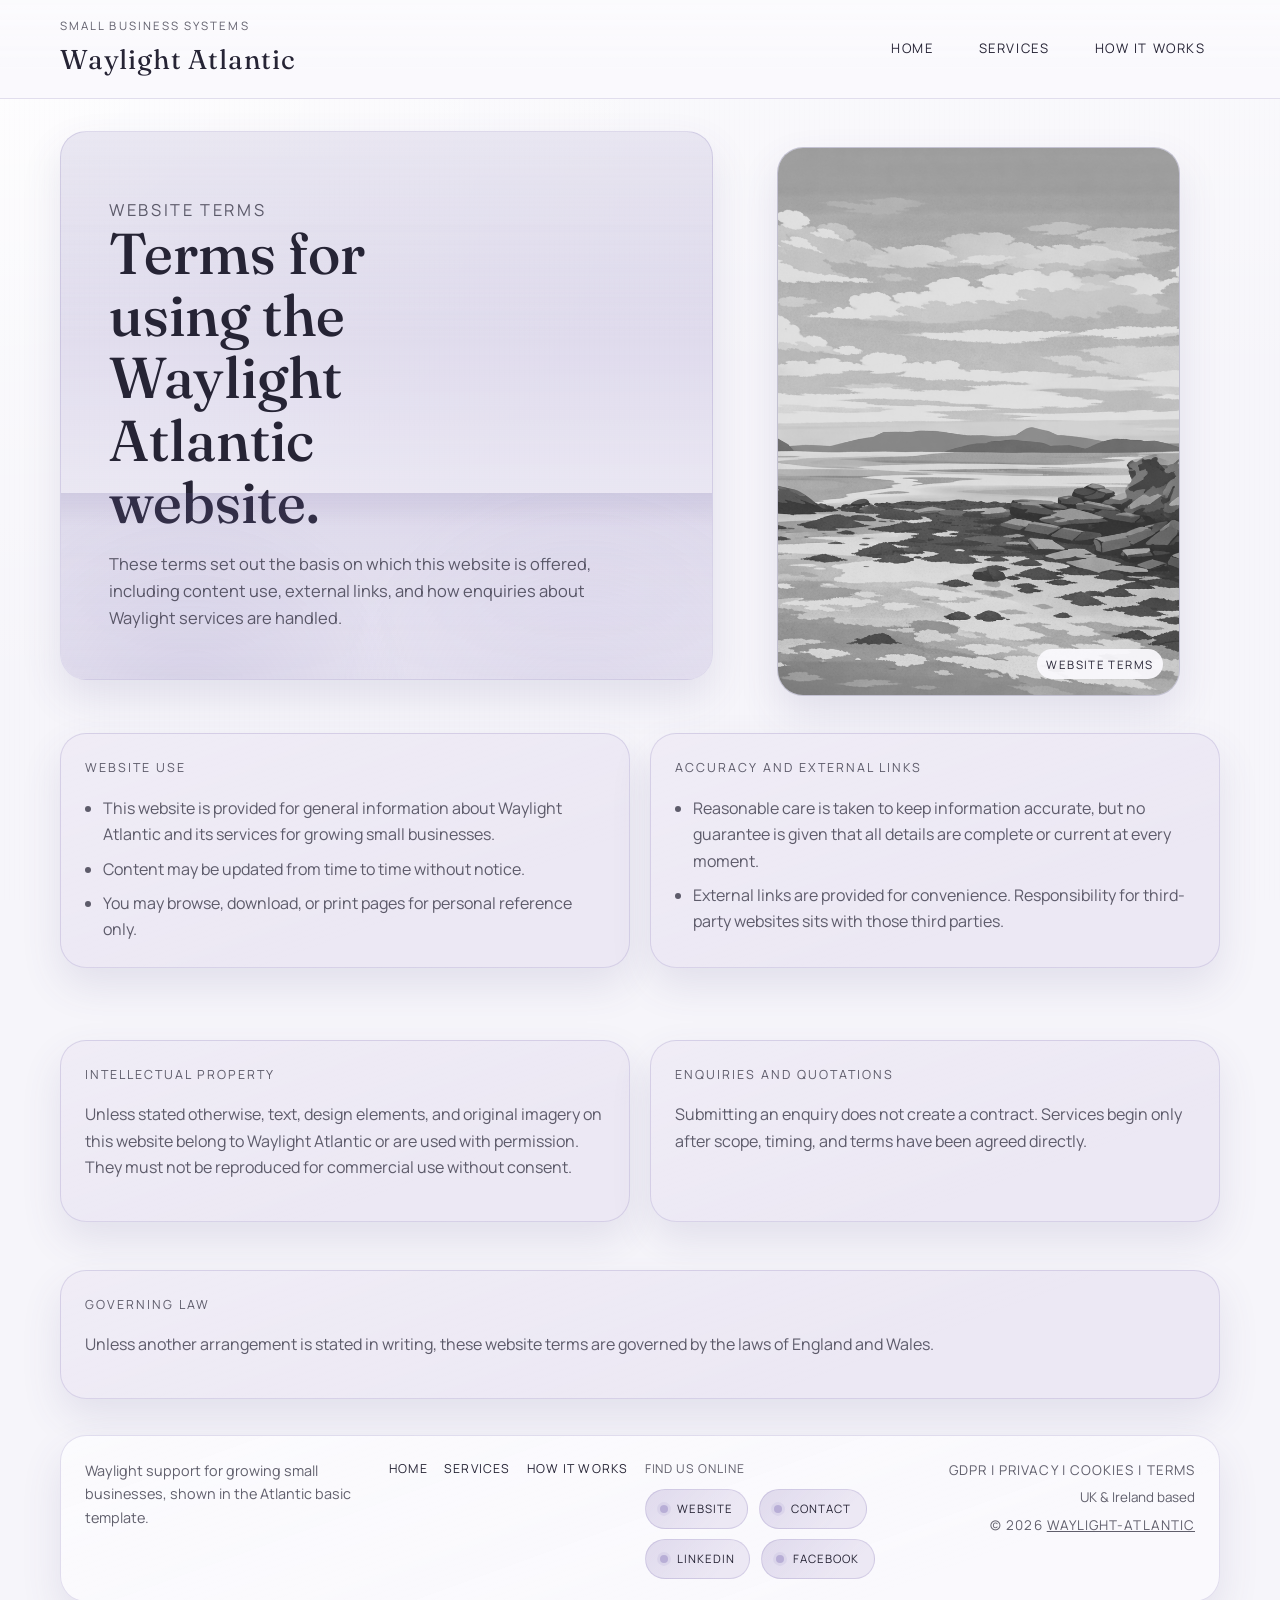
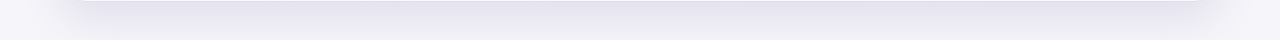
<file: terms.html>
<!doctype html>
<html lang="en-GB" data-theme="waylight-lavender-calm" data-font="fraunces-manrope">
<head>
  <meta charset="utf-8">
  <meta name="viewport" content="width=device-width, initial-scale=1">
  <title>Terms | Waylight Atlantic</title>
  <meta name="description" content="Website terms for Waylight Atlantic.">
  
  <link rel="preconnect" href="https://fonts.googleapis.com">
  <link rel="preconnect" href="https://fonts.gstatic.com" crossorigin>
  <link rel="stylesheet" href="https://fonts.googleapis.com/css2?family=Fraunces:opsz,wght@9..144,400;9..144,500;9..144,600&amp;family=Manrope:wght@400;500;600&amp;display=swap">
  
  <link rel="stylesheet" href="assets/style.css">
</head>
<body>
  <header class="site-header">
    <div class="site-shell site-header__inner">
      <a class="brand-mark" href="index.html">
        <span class="brand-mark__eyebrow">Small business systems</span>
        <span class="brand-mark__name">Waylight Atlantic</span>
      </a>
      <nav class="site-nav" aria-label="Primary">
        
        <a href="index.html">Home</a>
        
        <a href="services.html">Services</a>
        
        <a href="approach.html">How It Works</a>
        
      </nav>
    </div>
  </header>

  <main class="site-shell">
    
    <section class="poster-hero">
      <div class="poster-hero__frame">
        <div class="poster-copy">
          
          <p class="eyebrow">Website terms</p>
          
          <h1>Terms for using the Waylight Atlantic website.</h1>
          
          <p>These terms set out the basis on which this website is offered, including content use, external links, and how enquiries about Waylight services are handled.</p>
          
          
        </div>
        <figure class="poster-media poster-media--colour">
          <img src="assets/images/Dunfannaghy.png" alt="Dunfannaghy coastline artwork">
          
          <figcaption class="poster-media__caption">Website terms</figcaption>
          
        </figure>
      </div>

      
    </section>
    

    
    
    
    <section class="page-section">
      
      <div class="section-grid">
        
        <article class="section-card">
          
          <p class="eyebrow">Website use</p>
          
          
          
          <ul>
            <li>This website is provided for general information about Waylight Atlantic and its services for growing small businesses.</li>
            <li>Content may be updated from time to time without notice.</li>
            <li>You may browse, download, or print pages for personal reference only.</li>
          </ul>
          
        </article>
        
        <article class="section-card">
          
          <p class="eyebrow">Accuracy and external links</p>
          
          
          
          <ul>
            <li>Reasonable care is taken to keep information accurate, but no guarantee is given that all details are complete or current at every moment.</li>
            <li>External links are provided for convenience. Responsibility for third-party websites sits with those third parties.</li>
          </ul>
          
        </article>
        
      </div>
      
    </section>
    
    
    
    <section class="page-section">
      
      <div class="section-grid">
        
        <article class="section-card">
          
          <p class="eyebrow">Intellectual property</p>
          
          
          
          <p>Unless stated otherwise, text, design elements, and original imagery on this website belong to Waylight Atlantic or are used with permission. They must not be reproduced for commercial use without consent.</p>
          
        </article>
        
        <article class="section-card">
          
          <p class="eyebrow">Enquiries and quotations</p>
          
          
          
          <p>Submitting an enquiry does not create a contract. Services begin only after scope, timing, and terms have been agreed directly.</p>
          
        </article>
        
      </div>
      
    </section>
    
    
    
    <section class="page-section">
      
      <article class="section-card">
        
        <p class="eyebrow">Governing law</p>
        
        
        
        <p>Unless another arrangement is stated in writing, these website terms are governed by the laws of England and Wales.</p>
        
      </article>
      
    </section>
    
    
    
  </main>

  <footer class="site-footer">
    <div class="site-shell site-footer__panel">
      <p class="template-note">Waylight support for growing small businesses, shown in the Atlantic basic template.</p>
      <div class="footer-links">
        
        <a href="index.html">Home</a>
        
        <a href="services.html">Services</a>
        
        <a href="approach.html">How It Works</a>
        
      </div>
      
      <div class="social-panel" aria-label="Optional social media links">
        <p class="social-panel__hint">Find us online</p>
        <div class="social-panel__links">
          
          <a class="social-chip" href="https://www.waylight-atlantic.co.uk/" target="_blank" rel="noreferrer">Website</a>
          
          <a class="social-chip" href="https://www.waylight-atlantic.co.uk/contact.html" target="_blank" rel="noreferrer">Contact</a>
          
          <a class="social-chip" href="https://www.linkedin.com/in/ailean-wp-o-gallchobhair-a3818a332" target="_blank" rel="noreferrer">LinkedIn</a>
          
          <a class="social-chip" href="https://www.facebook.com/groups/httpswaylightatlantic.co.uk" target="_blank" rel="noreferrer">Facebook</a>
          
        </div>
      </div>
      
      <div class="template-legal">
        <p class="template-legal-links"><a href="gdpr.html">GDPR</a> | <a href="privacy.html">Privacy</a> | <a href="cookies.html">Cookies</a> | <a href="terms.html">Terms</a></p>
        <p class="template-legal-location">UK &amp; Ireland based</p>
        <p class="template-legal-copyright">© 2026 <a href="https://www.waylight-atlantic.co.uk/" target="_blank" rel="noopener">Waylight-Atlantic</a></p>
      </div>
    </div>
  </footer>
</body>
</html>
</file>
<file: assets/style.css>
:root {
  --scheme-name: "Waylight Lavender Calm";
  --page-bg: #f6f5fa;
  --surface: #ece8f4;
  --surface-strong: rgba(250, 249, 253, 0.94);
  --text: #262435;
  --muted: rgba(38, 36, 53, 0.72);
  --brand: #6b5ca5;
  --brand-strong: #544686;
  --accent: #b8aed6;
  --accent-strong: #544686;
  --accent-soft: rgba(184, 174, 214, 0.24);
  --border-soft: rgba(107, 92, 165, 0.18);
  --grain-a: rgba(255, 255, 255, 0.12);
  --grain-b: rgba(107, 92, 165, 0.05);
  --hero-sky: linear-gradient(180deg, rgba(107, 92, 165, 0.28), rgba(184, 174, 214, 0.34) 42%, rgba(246, 245, 250, 0.98));
  --hero-ground: linear-gradient(180deg, rgba(107, 92, 165, 0.1), rgba(184, 174, 214, 0.26));
  --button-text: #ffffff;
  --card-shadow: 0 18px 40px rgba(84, 70, 134, 0.12);
  --page-glow: rgba(255, 255, 255, 0.76);
  --page-sheen: rgba(255, 255, 255, 0.5);
  --scene-a: rgba(107, 92, 165, 0.14);
  --scene-b: rgba(184, 174, 214, 0.18);
  --scene-c: rgba(84, 70, 134, 0.1);
  --radius: 26px;
  --radius-sm: 16px;
  --max-width: 1160px;
  --serif: "Fraunces", "Times New Roman", serif;
  --sans: "Manrope", "Segoe UI", sans-serif;
}

:root[data-font="fraunces-manrope"] {
  --serif: "Fraunces", "Times New Roman", serif;
  --sans: "Manrope", "Segoe UI", sans-serif;
}

:root[data-font="helvetica-neue"] {
  --serif: "Helvetica Neue", Helvetica, Arial, sans-serif;
  --sans: "Helvetica Neue", Helvetica, Arial, sans-serif;
}

:root[data-font="georgia"] {
  --serif: Georgia, "Times New Roman", serif;
  --sans: Georgia, "Times New Roman", serif;
}

:root[data-font="inter"] {
  --serif: "Inter", "Segoe UI", sans-serif;
  --sans: "Inter", "Segoe UI", sans-serif;
}

:root[data-font="source-pair"] {
  --serif: "Source Serif 4", Georgia, serif;
  --sans: "Source Sans 3", "Segoe UI", sans-serif;
}

:root[data-font="roboto"] {
  --serif: "Roboto", "Segoe UI", sans-serif;
  --sans: "Roboto", "Segoe UI", sans-serif;
}

:root[data-theme="waylight-lavender-calm"] {
  --scheme-name: "Waylight Lavender Calm";
}

:root[data-theme="deep-navy-warm-stone"] {
  --scheme-name: "Deep Navy & Warm Stone";
  --page-bg: #f4f2ee;
  --surface: #e7e2dc;
  --surface-strong: rgba(249, 247, 243, 0.95);
  --text: #232a36;
  --muted: rgba(35, 42, 54, 0.72);
  --brand: #1f2a44;
  --brand-strong: #182033;
  --accent: #c7b9a5;
  --accent-strong: #182033;
  --accent-soft: rgba(199, 185, 165, 0.26);
  --border-soft: rgba(31, 42, 68, 0.18);
  --grain-b: rgba(31, 42, 68, 0.05);
  --hero-sky: linear-gradient(180deg, rgba(31, 42, 68, 0.26), rgba(199, 185, 165, 0.26) 42%, rgba(244, 242, 238, 0.98));
  --hero-ground: linear-gradient(180deg, rgba(31, 42, 68, 0.12), rgba(199, 185, 165, 0.24));
  --card-shadow: 0 18px 40px rgba(24, 32, 51, 0.12);
  --scene-a: rgba(31, 42, 68, 0.14);
  --scene-b: rgba(199, 185, 165, 0.18);
  --scene-c: rgba(24, 32, 51, 0.1);
}

:root[data-theme="forest-linen"] {
  --scheme-name: "Forest & Linen";
  --page-bg: #f5f4f0;
  --surface: #e8ebe4;
  --surface-strong: rgba(249, 248, 244, 0.95);
  --text: #233025;
  --muted: rgba(35, 48, 37, 0.72);
  --brand: #2f4f3e;
  --brand-strong: #243d30;
  --accent: #a7b7a2;
  --accent-strong: #243d30;
  --accent-soft: rgba(167, 183, 162, 0.28);
  --border-soft: rgba(47, 79, 62, 0.18);
  --grain-b: rgba(47, 79, 62, 0.05);
  --hero-sky: linear-gradient(180deg, rgba(47, 79, 62, 0.24), rgba(167, 183, 162, 0.3) 42%, rgba(245, 244, 240, 0.98));
  --hero-ground: linear-gradient(180deg, rgba(47, 79, 62, 0.11), rgba(167, 183, 162, 0.24));
  --card-shadow: 0 18px 40px rgba(36, 61, 48, 0.12);
  --scene-a: rgba(47, 79, 62, 0.14);
  --scene-b: rgba(167, 183, 162, 0.2);
  --scene-c: rgba(36, 61, 48, 0.1);
}

:root[data-theme="oxford-blue-mist"] {
  --scheme-name: "Oxford Blue & Mist";
  --page-bg: #eef2f6;
  --surface: #e1e8f0;
  --surface-strong: rgba(244, 247, 250, 0.95);
  --text: #223046;
  --muted: rgba(34, 48, 70, 0.72);
  --brand: #23395b;
  --brand-strong: #1a2c47;
  --accent: #9fb3c8;
  --accent-strong: #1a2c47;
  --accent-soft: rgba(159, 179, 200, 0.26);
  --border-soft: rgba(35, 57, 91, 0.18);
  --grain-b: rgba(35, 57, 91, 0.05);
  --hero-sky: linear-gradient(180deg, rgba(35, 57, 91, 0.24), rgba(159, 179, 200, 0.28) 42%, rgba(238, 242, 246, 0.98));
  --hero-ground: linear-gradient(180deg, rgba(35, 57, 91, 0.11), rgba(159, 179, 200, 0.22));
  --card-shadow: 0 18px 40px rgba(26, 44, 71, 0.12);
  --scene-a: rgba(35, 57, 91, 0.14);
  --scene-b: rgba(159, 179, 200, 0.18);
  --scene-c: rgba(26, 44, 71, 0.1);
}

:root[data-theme="burgundy-parchment"] {
  --scheme-name: "Burgundy & Parchment";
  --page-bg: #f6f1eb;
  --surface: #eee5e0;
  --surface-strong: rgba(250, 246, 241, 0.95);
  --text: #382626;
  --muted: rgba(56, 38, 38, 0.72);
  --brand: #6c2e2e;
  --brand-strong: #522222;
  --accent: #bfa5a0;
  --accent-strong: #522222;
  --accent-soft: rgba(191, 165, 160, 0.26);
  --border-soft: rgba(108, 46, 46, 0.18);
  --grain-b: rgba(108, 46, 46, 0.05);
  --hero-sky: linear-gradient(180deg, rgba(108, 46, 46, 0.24), rgba(191, 165, 160, 0.28) 42%, rgba(246, 241, 235, 0.98));
  --hero-ground: linear-gradient(180deg, rgba(108, 46, 46, 0.11), rgba(191, 165, 160, 0.22));
  --card-shadow: 0 18px 40px rgba(82, 34, 34, 0.12);
  --scene-a: rgba(108, 46, 46, 0.14);
  --scene-b: rgba(191, 165, 160, 0.18);
  --scene-c: rgba(82, 34, 34, 0.1);
}

:root[data-theme="slate-soft-sky"] {
  --scheme-name: "Slate & Soft Sky";
  --page-bg: #f7f9fb;
  --surface: #e7edf3;
  --surface-strong: rgba(250, 251, 252, 0.95);
  --text: #293241;
  --muted: rgba(41, 50, 65, 0.72);
  --brand: #2d3748;
  --brand-strong: #212936;
  --accent: #a9c0d6;
  --accent-strong: #212936;
  --accent-soft: rgba(169, 192, 214, 0.26);
  --border-soft: rgba(45, 55, 72, 0.18);
  --grain-b: rgba(45, 55, 72, 0.05);
  --hero-sky: linear-gradient(180deg, rgba(45, 55, 72, 0.22), rgba(169, 192, 214, 0.28) 42%, rgba(247, 249, 251, 0.98));
  --hero-ground: linear-gradient(180deg, rgba(45, 55, 72, 0.11), rgba(169, 192, 214, 0.22));
  --card-shadow: 0 18px 40px rgba(33, 41, 54, 0.12);
  --scene-a: rgba(45, 55, 72, 0.14);
  --scene-b: rgba(169, 192, 214, 0.18);
  --scene-c: rgba(33, 41, 54, 0.1);
}

:root[data-theme="midnight-green-sand"] {
  --scheme-name: "Midnight Green & Sand";
  --page-bg: #f3f1ec;
  --surface: #e6e3dc;
  --surface-strong: rgba(248, 246, 241, 0.95);
  --text: #233131;
  --muted: rgba(35, 49, 49, 0.72);
  --brand: #1e3a3a;
  --brand-strong: #152a2a;
  --accent: #c4bfaf;
  --accent-strong: #152a2a;
  --accent-soft: rgba(196, 191, 175, 0.28);
  --border-soft: rgba(30, 58, 58, 0.18);
  --grain-b: rgba(30, 58, 58, 0.05);
  --hero-sky: linear-gradient(180deg, rgba(30, 58, 58, 0.24), rgba(196, 191, 175, 0.28) 42%, rgba(243, 241, 236, 0.98));
  --hero-ground: linear-gradient(180deg, rgba(30, 58, 58, 0.12), rgba(196, 191, 175, 0.22));
  --card-shadow: 0 18px 40px rgba(21, 42, 42, 0.12);
  --scene-a: rgba(30, 58, 58, 0.14);
  --scene-b: rgba(196, 191, 175, 0.18);
  --scene-c: rgba(21, 42, 42, 0.1);
}

:root[data-theme="charcoal-lavender-mist"] {
  --scheme-name: "Charcoal & Lavender Mist";
  --page-bg: #f5f3fa;
  --surface: #e8e5f1;
  --surface-strong: rgba(248, 246, 252, 0.95);
  --text: #2d2c34;
  --muted: rgba(45, 44, 52, 0.72);
  --brand: #2f2f35;
  --brand-strong: #222228;
  --accent: #9c8cc4;
  --accent-strong: #222228;
  --accent-soft: rgba(156, 140, 196, 0.28);
  --border-soft: rgba(47, 47, 53, 0.18);
  --grain-b: rgba(47, 47, 53, 0.05);
  --hero-sky: linear-gradient(180deg, rgba(47, 47, 53, 0.2), rgba(156, 140, 196, 0.28) 42%, rgba(245, 243, 250, 0.98));
  --hero-ground: linear-gradient(180deg, rgba(47, 47, 53, 0.1), rgba(156, 140, 196, 0.22));
  --card-shadow: 0 18px 40px rgba(34, 34, 40, 0.12);
  --scene-a: rgba(47, 47, 53, 0.14);
  --scene-b: rgba(156, 140, 196, 0.18);
  --scene-c: rgba(34, 34, 40, 0.1);
}

:root[data-theme="indigo-pearl"] {
  --scheme-name: "Indigo & Pearl";
  --page-bg: #f5f7fb;
  --surface: #e8ecf7;
  --surface-strong: rgba(248, 250, 253, 0.95);
  --text: #283153;
  --muted: rgba(40, 49, 83, 0.72);
  --brand: #3a4a8a;
  --brand-strong: #2c396a;
  --accent: #b6c1e3;
  --accent-strong: #2c396a;
  --accent-soft: rgba(182, 193, 227, 0.28);
  --border-soft: rgba(58, 74, 138, 0.18);
  --grain-b: rgba(58, 74, 138, 0.05);
  --hero-sky: linear-gradient(180deg, rgba(58, 74, 138, 0.24), rgba(182, 193, 227, 0.3) 42%, rgba(245, 247, 251, 0.98));
  --hero-ground: linear-gradient(180deg, rgba(58, 74, 138, 0.11), rgba(182, 193, 227, 0.24));
  --card-shadow: 0 18px 40px rgba(44, 57, 106, 0.12);
  --scene-a: rgba(58, 74, 138, 0.14);
  --scene-b: rgba(182, 193, 227, 0.2);
  --scene-c: rgba(44, 57, 106, 0.1);
}

:root[data-theme="soft-teal-warm-grey"] {
  --scheme-name: "Soft Teal & Warm Grey";
  --page-bg: #f3f5f4;
  --surface: #e4ecea;
  --surface-strong: rgba(248, 250, 249, 0.95);
  --text: #264144;
  --muted: rgba(38, 65, 68, 0.72);
  --brand: #2f6f73;
  --brand-strong: #24595d;
  --accent: #9fb8b8;
  --accent-strong: #24595d;
  --accent-soft: rgba(159, 184, 184, 0.28);
  --border-soft: rgba(47, 111, 115, 0.18);
  --grain-b: rgba(47, 111, 115, 0.05);
  --hero-sky: linear-gradient(180deg, rgba(47, 111, 115, 0.22), rgba(159, 184, 184, 0.3) 42%, rgba(243, 245, 244, 0.98));
  --hero-ground: linear-gradient(180deg, rgba(47, 111, 115, 0.11), rgba(159, 184, 184, 0.22));
  --card-shadow: 0 18px 40px rgba(36, 89, 93, 0.12);
  --scene-a: rgba(47, 111, 115, 0.14);
  --scene-b: rgba(159, 184, 184, 0.18);
  --scene-c: rgba(36, 89, 93, 0.1);
}

* {
  box-sizing: border-box;
}

html {
  scroll-behavior: smooth;
}

body {
  margin: 0;
  min-height: 100vh;
  background:
    radial-gradient(circle at top left, var(--page-glow), transparent 34%),
    linear-gradient(180deg, var(--page-sheen), transparent 24%),
    var(--page-bg);
  color: var(--text);
  font-family: var(--sans);
  line-height: 1.65;
  position: relative;
}

body::before {
  content: "";
  position: fixed;
  inset: 0;
  pointer-events: none;
  background-image:
    linear-gradient(0deg, transparent 0 92%, var(--grain-a) 92% 100%),
    linear-gradient(90deg, transparent 0 88%, var(--grain-b) 88% 100%);
  background-size: 4px 4px, 5px 5px;
  mix-blend-mode: multiply;
  opacity: 0.22;
}

img {
  display: block;
  width: 100%;
  max-width: 100%;
  height: auto;
}

a {
  color: inherit;
}

.site-shell {
  width: min(var(--max-width), calc(100% - 2rem));
  margin: 0 auto;
}

.site-header {
  position: sticky;
  top: 0;
  z-index: 20;
  backdrop-filter: blur(16px);
  background:
    linear-gradient(180deg, rgba(255, 255, 255, 0.32), transparent 76%),
    var(--surface-strong);
  border-bottom: 1px solid var(--border-soft);
}

.site-header__inner {
  display: flex;
  align-items: center;
  justify-content: space-between;
  gap: 1rem;
  padding: 1rem 0;
}

.brand-mark {
  display: inline-flex;
  flex-direction: column;
  gap: 0.12rem;
  text-decoration: none;
}

.brand-mark__eyebrow {
  font-size: 0.72rem;
  letter-spacing: 0.18em;
  text-transform: uppercase;
  color: var(--muted);
}

.brand-mark__name {
  font-family: var(--serif);
  font-size: clamp(1.2rem, 1rem + 0.9vw, 1.7rem);
  letter-spacing: 0.03em;
}

.site-nav {
  display: flex;
  flex-wrap: wrap;
  align-items: center;
  justify-content: flex-end;
  gap: 0.45rem 1rem;
}

.site-nav a,
.site-nav button {
  font: inherit;
  color: var(--text);
}

.site-nav a {
  text-decoration: none;
  font-size: 0.82rem;
  letter-spacing: 0.12em;
  text-transform: uppercase;
  padding: 0.55rem 0.85rem;
  border: 1px solid transparent;
  border-radius: 999px;
  transition: border-color 0.18s ease, background 0.18s ease, transform 0.18s ease;
}

.site-nav a:hover,
.site-nav a:focus-visible,
.site-nav a[aria-current="page"] {
  border-color: var(--border-soft);
  background:
    linear-gradient(135deg, var(--accent-soft), transparent 82%),
    var(--surface);
  transform: translateY(-1px);
}

.theme-toggle {
  border: 1px solid var(--border-soft);
  border-radius: 999px;
  padding: 0.65rem 0.95rem;
  background:
    linear-gradient(135deg, var(--accent-soft), transparent 84%),
    var(--surface-strong);
  cursor: pointer;
  text-transform: uppercase;
  letter-spacing: 0.08em;
  font-size: 0.76rem;
}

.theme-toggle strong {
  color: var(--accent-strong);
}

.poster-hero {
  padding: 2rem 0 1.4rem;
}

.poster-hero__frame {
  display: grid;
  grid-template-columns: minmax(0, 1.15fr) minmax(300px, 0.85fr);
  gap: 1.5rem;
  align-items: stretch;
}

.poster-copy,
.poster-media,
.section-card,
.quote-band,
.site-footer__panel {
  position: relative;
  overflow: hidden;
  border: 1px solid var(--border-soft);
  box-shadow: var(--card-shadow);
}

.poster-copy {
  padding: clamp(2rem, 1.4rem + 2vw, 3.4rem);
  background:
    linear-gradient(180deg, var(--page-sheen), transparent 38%),
    var(--hero-sky);
  border-radius: var(--radius);
}

.poster-copy::after {
  content: "";
  position: absolute;
  left: 0;
  right: 0;
  bottom: 0;
  height: 34%;
  background:
    radial-gradient(circle at 20% 120%, var(--scene-a), transparent 40%),
    radial-gradient(circle at 80% 120%, var(--scene-b), transparent 44%),
    linear-gradient(180deg, var(--scene-c), transparent 18%),
    var(--hero-ground);
}

.eyebrow {
  margin: 0 0 0.8rem;
  font-size: 0.78rem;
  letter-spacing: 0.16em;
  text-transform: uppercase;
  color: var(--muted);
}

.poster-copy h1,
.poster-copy h2,
.section-card h2,
.section-card h3,
.quote-band blockquote,
.info-banner h2 {
  margin: 0;
  font-family: var(--serif);
  font-weight: 500;
  line-height: 1.08;
}

.poster-copy h1 {
  font-size: clamp(2.4rem, 2rem + 2vw, 4.6rem);
  max-width: 11ch;
}

.poster-copy p {
  position: relative;
  z-index: 1;
  max-width: 34rem;
  margin: 1rem 0 0;
  color: var(--muted);
  font-size: 1.03rem;
}

.poster-actions {
  position: relative;
  z-index: 1;
  display: flex;
  flex-wrap: wrap;
  gap: 0.9rem;
  margin-top: 1.5rem;
}

.button-link {
  display: inline-flex;
  align-items: center;
  justify-content: center;
  min-height: 2.9rem;
  padding: 0.85rem 1.2rem;
  border-radius: 999px;
  border: 1px solid transparent;
  text-decoration: none;
  letter-spacing: 0.06em;
  text-transform: uppercase;
  font-size: 0.82rem;
}

.button-link--primary {
  background: linear-gradient(135deg, var(--brand), var(--accent-strong));
  color: var(--button-text);
}

.button-link--secondary {
  background: var(--surface-strong);
  color: var(--text);
  border-color: var(--border-soft);
}

.poster-media {
  min-height: 100%;
  border-radius: var(--radius);
  background: #d6d8dc;
}

.poster-media img {
  height: 100%;
  object-fit: cover;
  filter: grayscale(100%) contrast(0.92) brightness(0.96);
}

.poster-media__caption {
  position: absolute;
  right: 1rem;
  bottom: 1rem;
  padding: 0.35rem 0.6rem;
  border-radius: 999px;
  background: var(--surface-strong);
  font-size: 0.72rem;
  letter-spacing: 0.12em;
  text-transform: uppercase;
}

.info-banner {
  display: grid;
  grid-template-columns: repeat(3, minmax(0, 1fr));
  gap: 1rem;
  margin: 1.6rem auto 0;
}

.info-banner__item {
  padding: 1.25rem;
  border-radius: var(--radius-sm);
  border: 1px solid var(--border-soft);
  background:
    linear-gradient(160deg, rgba(255, 255, 255, 0.22), transparent 68%),
    var(--surface);
  box-shadow: var(--card-shadow);
}

.info-banner__item strong {
  display: block;
  margin-bottom: 0.25rem;
  font-size: 0.75rem;
  letter-spacing: 0.14em;
  text-transform: uppercase;
  color: var(--muted);
}

.section-grid {
  display: grid;
  grid-template-columns: repeat(2, minmax(0, 1fr));
  gap: 1.25rem;
  margin: 1.5rem 0;
}

.section-card {
  padding: 1.5rem;
  border-radius: var(--radius);
  background:
    linear-gradient(160deg, rgba(255, 255, 255, 0.2), transparent 70%),
    var(--surface);
}

.section-card p,
.section-card li {
  color: var(--muted);
}

.section-card ul {
  margin: 1rem 0 0;
  padding-left: 1.15rem;
}

.section-card li + li {
  margin-top: 0.5rem;
}

.quote-band {
  margin: 1.5rem 0;
  padding: 2rem;
  border-radius: var(--radius);
  background:
    linear-gradient(135deg, var(--page-sheen), transparent 65%),
    linear-gradient(180deg, var(--accent-soft), var(--surface-strong));
}

.quote-band blockquote {
  font-size: clamp(1.4rem, 1.2rem + 1vw, 2.1rem);
  max-width: 24ch;
}

.quote-band p {
  margin: 0.9rem 0 0;
  color: var(--muted);
  text-transform: uppercase;
  letter-spacing: 0.12em;
  font-size: 0.76rem;
}

.page-section {
  padding: 0.4rem 0 1.1rem;
}

.site-footer {
  padding: 1.2rem 0 2.4rem;
}

.site-footer__panel {
  display: grid;
  grid-template-columns: minmax(14rem, 1.1fr) auto minmax(14rem, 18rem) auto;
  grid-template-areas: "note links social legal";
  align-items: start;
  gap: 0.9rem 1rem;
  padding: 1.4rem 1.5rem;
  border-radius: var(--radius);
  background:
    linear-gradient(160deg, rgba(255, 255, 255, 0.28), transparent 78%),
    var(--surface-strong);
}

.site-footer__panel p {
  margin: 0;
  color: var(--muted);
}

.footer-links {
  grid-area: links;
  display: flex;
  flex-wrap: wrap;
  gap: 0.9rem 1rem;
  align-self: start;
}

.footer-links a {
  text-decoration: none;
  text-transform: uppercase;
  letter-spacing: 0.1em;
  font-size: 0.77rem;
}

.social-panel {
  grid-area: social;
  display: grid;
  gap: 0.65rem;
  width: min(100%, 18rem);
  align-self: start;
}

.social-panel__hint {
  margin: 0;
  color: var(--muted);
  font-size: 0.76rem;
  letter-spacing: 0.08em;
  text-transform: uppercase;
}

.social-panel__links {
  display: flex;
  flex-wrap: wrap;
  gap: 0.65rem;
}

.social-chip {
  display: inline-flex;
  align-items: center;
  gap: 0.55rem;
  padding: 0.58rem 0.9rem;
  border-radius: 999px;
  border: 1px solid var(--border-soft);
  background:
    linear-gradient(135deg, var(--accent-soft), transparent 76%),
    var(--surface);
  text-decoration: none;
  text-transform: uppercase;
  letter-spacing: 0.09em;
  font-size: 0.72rem;
}

.social-chip::before {
  content: "";
  width: 0.5rem;
  height: 0.5rem;
  border-radius: 999px;
  background: var(--accent);
  box-shadow: 0 0 0 0.18rem var(--accent-soft);
}

.social-chip:hover,
.social-chip:focus-visible {
  border-color: var(--accent);
  transform: translateY(-1px);
}

.template-note {
  grid-area: note;
  margin: 0;
  color: var(--muted);
  font-size: 0.9rem;
}

.template-legal {
  grid-area: legal;
  display: grid;
  gap: 0.35rem;
  justify-items: end;
  justify-self: end;
  align-self: start;
  text-align: right;
}

.template-legal p {
  margin: 0;
  color: var(--muted);
  font-size: 0.84rem;
}

.template-legal-links,
.template-legal-copyright {
  text-transform: uppercase;
  letter-spacing: 0.08em;
  font-size: 0.76rem;
}

.template-legal-links a {
  text-decoration: none;
  border-bottom: 1px solid transparent;
}

.template-legal-links a:hover,
.template-legal-links a:focus-visible {
  border-color: var(--accent);
}

.stack {
  display: grid;
  gap: 1rem;
}

.poster-table {
  width: 100%;
  border-collapse: collapse;
  margin-top: 1rem;
}

.poster-table th,
.poster-table td {
  padding: 0.9rem 0;
  border-bottom: 1px solid var(--border-soft);
  text-align: left;
  vertical-align: top;
}

.poster-table th {
  font-size: 0.74rem;
  letter-spacing: 0.12em;
  text-transform: uppercase;
  color: var(--muted);
}

.split-feature {
  display: grid;
  grid-template-columns: minmax(280px, 0.95fr) minmax(0, 1.05fr);
  gap: 1.25rem;
  align-items: stretch;
}

.mini-poster {
  border-radius: var(--radius);
  overflow: hidden;
  border: 1px solid var(--border-soft);
  box-shadow: var(--card-shadow);
  min-height: 18rem;
}

.mini-poster img {
  height: 100%;
  object-fit: cover;
  filter: grayscale(100%) contrast(0.95) brightness(0.94);
}

.muted-link {
  color: var(--accent-strong);
  text-underline-offset: 0.18em;
}

.sr-only {
  position: absolute;
  width: 1px;
  height: 1px;
  padding: 0;
  margin: -1px;
  overflow: hidden;
  clip: rect(0, 0, 0, 0);
  border: 0;
}

@media (max-width: 1020px) {
  .site-footer__panel {
    grid-template-columns: minmax(0, 1fr) auto;
    grid-template-areas:
      "note legal"
      "links social";
  }

  .social-panel {
    justify-self: end;
  }
}

@media (max-width: 900px) {
  .site-header__inner,
  .poster-hero__frame,
  .info-banner,
  .section-grid,
  .split-feature {
    grid-template-columns: 1fr;
    display: grid;
  }

  .site-header__inner {
    justify-content: stretch;
  }

  .site-nav {
    justify-content: flex-start;
  }
}

@media (max-width: 640px) {
  .site-shell {
    width: min(var(--max-width), calc(100% - 1.2rem));
  }

  .site-header__inner {
    padding: 0.85rem 0;
  }

  .poster-copy,
  .section-card,
  .quote-band,
  .site-footer__panel {
    border-radius: 22px;
  }

  .poster-copy h1 {
    max-width: 9ch;
  }

  .poster-actions {
    flex-direction: column;
  }

  .button-link {
    width: 100%;
  }

  .site-footer__panel {
    grid-template-columns: 1fr;
    grid-template-areas:
      "note"
      "links"
      "social"
      "legal";
  }

  .social-panel,
  .template-legal {
    justify-self: start;
  }

  .template-legal {
    justify-items: start;
    text-align: left;
  }
}
</file>
